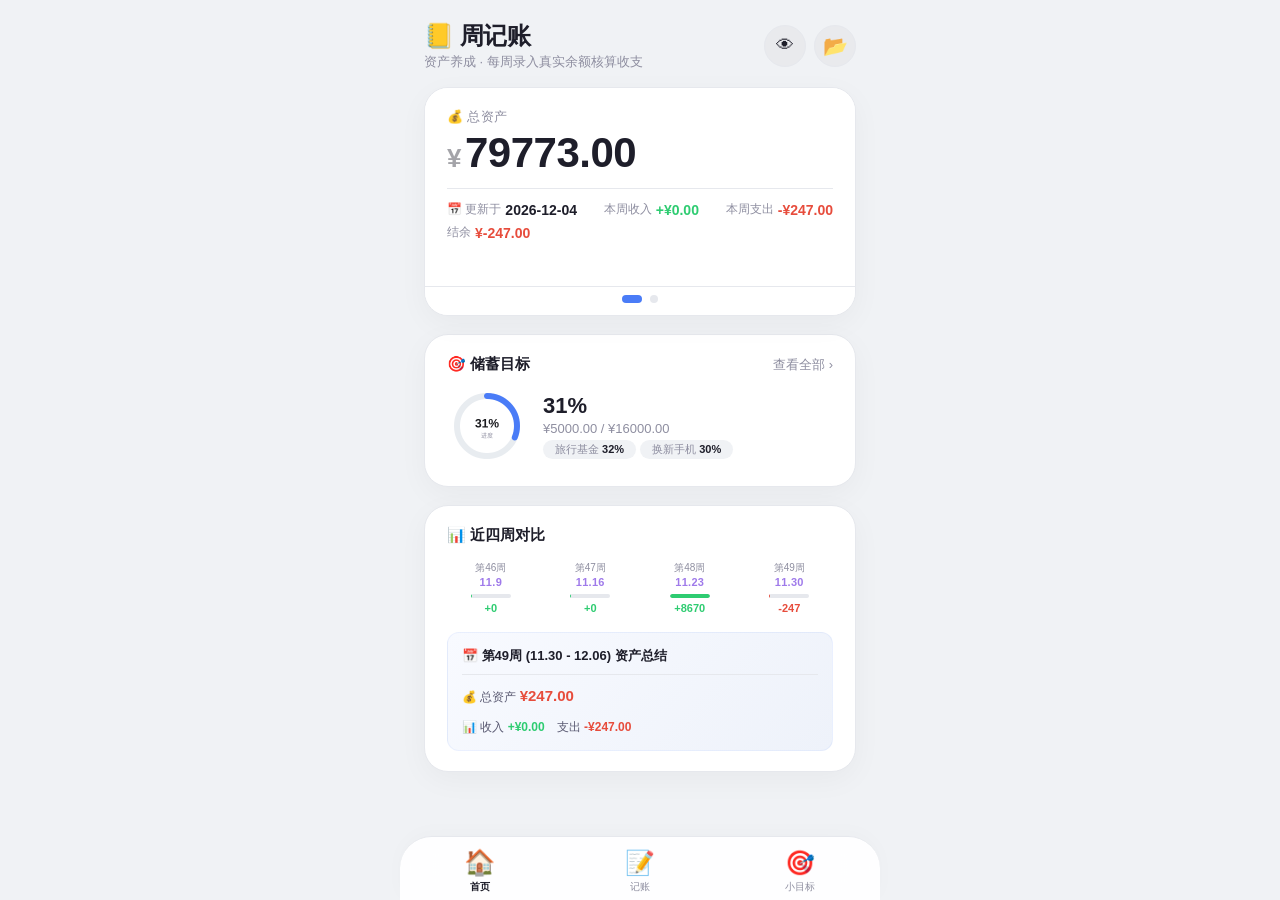
<file: index.html>
<!DOCTYPE html>
<html lang="zh-CN">
<head>
    <meta charset="UTF-8">
    <meta name="viewport" content="width=device-width, initial-scale=1.0, maximum-scale=1.0, user-scalable=no">
    <title>周记账 · 资产养成</title>
    <style>
        /* ===== 全局重置 ===== */
        *{margin:0;padding:0;box-sizing:border-box;}
        :root{
            --bg:#f0f2f5;
            --card-bg:#ffffff;
            --text-primary:#1e1e2a;
            --text-secondary:#5a5a72;
            --text-muted:#8e8ea0;
            --border:#e6e8ed;
            --shadow:0 8px 30px rgba(0,0,0,0.04);
            --shadow-heavy:0 12px 40px rgba(0,0,0,0.06);
            --radius:24px;
            --radius-sm:14px;
            --blue:#4a7cf7;
            --green:#2ecc71;
            --red:#e74c3c;
            --gold:#f39c12;
            --card-blue-bg:#eef2fa;
        }
        body{
            font-family:-apple-system,BlinkMacSystemFont,"Segoe UI",Roboto,"Helvetica Neue",Arial,sans-serif;
            background:var(--bg);
            color:var(--text-primary);
            max-width:480px;
            margin:0 auto;
            padding:0 16px 90px 16px;
            min-height:100vh;
            position:relative;
        }
        ::-webkit-scrollbar{width:4px;}
        ::-webkit-scrollbar-track{background:transparent;}
        ::-webkit-scrollbar-thumb{background:rgba(0,0,0,0.12);border-radius:8px;}
        .app-header{
            padding:20px 0 16px 0;
            display:flex;
            align-items:center;
            justify-content:space-between;
        }
        .app-header h1{
            font-size:24px;
            font-weight:700;
            color:var(--text-primary);
            letter-spacing:-0.5px;
        }
        .app-header .sub{
            font-size:13px;
            color:var(--text-muted);
            font-weight:400;
        }
        .header-actions{
            display:flex;
            gap:8px;
        }
        .header-actions button{
            background:rgba(0,0,0,0.03);
            border:1px solid var(--border);
            border-radius:50%;
            width:42px;
            height:42px;
            font-size:18px;
            cursor:pointer;
            transition:0.2s;
            display:flex;
            align-items:center;
            justify-content:center;
            color:var(--text-primary);
        }
        .header-actions button:active{transform:scale(0.92);background:rgba(0,0,0,0.06);}
        .tab-nav{
            position:fixed;
            bottom:0;
            left:50%;
            transform:translateX(-50%);
            width:100%;
            max-width:480px;
            background:rgba(255,255,255,0.92);
            backdrop-filter:blur(16px);
            -webkit-backdrop-filter:blur(16px);
            border-top:1px solid var(--border);
            border-radius:28px 28px 0 0;
            display:flex;
            justify-content:space-around;
            padding:6px 0 env(safe-area-inset-bottom,8px) 0;
            z-index:100;
            box-shadow:0 -4px 20px rgba(0,0,0,0.02);
        }
        .tab-item{
            display:flex;
            flex-direction:column;
            align-items:center;
            gap:2px;
            padding:6px 12px;
            border:none;
            background:transparent;
            font-size:10px;
            color:var(--text-muted);
            cursor:pointer;
            transition:0.2s;
            border-radius:16px;
            min-width:60px;
            position:relative;
        }
        .tab-item .tab-icon{font-size:24px;line-height:1.2;}
        .tab-item.active{color:var(--text-primary);font-weight:600;}
        .tab-item.active .tab-icon{transform:scale(1.05);}
        .tab-item:active{transform:scale(0.92);}
        .page{display:none;animation:fadeUp 0.35s ease;}
        .page.active{display:block;}
        @keyframes fadeUp{from{opacity:0;transform:translateY(12px);}to{opacity:1;transform:translateY(0);}}

        /* ===== 卡片通用 ===== */
        .card-main, .card-secondary{
            background:var(--card-bg);
            border-radius:var(--radius);
            padding:20px 22px;
            margin-bottom:18px;
            box-shadow:var(--shadow);
            border:1px solid var(--border);
            transition:0.2s;
        }
        .card-main:active, .card-secondary:active{transform:scale(0.99);}
        .card-main .card-label{
            font-size:13px;
            font-weight:500;
            color:var(--text-muted);
            letter-spacing:0.3px;
            text-transform:uppercase;
        }
        .card-main .card-number{
            font-size:42px;
            font-weight:700;
            color:var(--text-primary);
            letter-spacing:-0.5px;
            margin:4px 0 12px 0;
            line-height:1.1;
        }
        .card-main .card-number .currency{font-size:26px;font-weight:600;opacity:0.4;margin-right:4px;}
        .card-main .card-footer{
            display:flex;
            justify-content:space-between;
            align-items:center;
            flex-wrap:wrap;
            gap:6px 12px;
            padding-top:12px;
            border-top:1px solid var(--border);
        }
        .card-main .card-footer .tag{
            font-size:12px;
            color:var(--text-muted);
            display:flex;
            align-items:center;
            gap:4px;
            white-space:nowrap;
        }
        .card-main .card-footer .tag .num{
            font-weight:600;
            color:var(--text-primary);
            font-size:14px;
        }
        .card-main .card-footer .tag .num.green{color:var(--green);}
        .card-main .card-footer .tag .num.red{color:var(--red);}
        .card-main .card-footer .tag .num.gold{color:var(--gold);}
        .card-main .card-footer .tag .num.blue{color:var(--blue);}
        .card-main .sub-note{
            font-size:11px;
            color:var(--text-muted);
            margin-top:10px;
            text-align:center;
            opacity:0.6;
        }
        .card-main.card-blue{
            background:var(--card-blue-bg);
            border-color:rgba(74,124,247,0.12);
        }
        .card-secondary .sec-header{
            display:flex;
            justify-content:space-between;
            align-items:center;
            margin-bottom:12px;
        }
        .card-secondary .sec-header .sec-title{
            font-size:15px;
            font-weight:600;
            color:var(--text-primary);
        }
        .card-secondary .sec-header .sec-action{
            font-size:13px;
            color:var(--text-muted);
        }
        .card-secondary .goal-row{
            display:flex;
            align-items:center;
            gap:16px;
        }
        .card-secondary .goal-row .mini-circle{
            width:80px;
            height:80px;
            flex-shrink:0;
            position:relative;
        }
        .card-secondary .goal-row .goal-info{
            flex:1;
        }
        .card-secondary .goal-row .goal-info .g-pct{
            font-size:22px;
            font-weight:700;
            color:var(--text-primary);
        }
        .card-secondary .goal-row .goal-info .g-detail{
            font-size:13px;
            color:var(--text-muted);
            margin-top:2px;
        }
        .card-secondary .goal-row .goal-info .g-tags{
            display:flex;
            flex-wrap:wrap;
            gap:4px;
            margin-top:4px;
        }
        .card-secondary .goal-row .goal-info .g-tags span{
            background:var(--bg);
            border-radius:20px;
            padding:2px 12px;
            font-size:11px;
            color:var(--text-muted);
        }
        .card-secondary .goal-row .goal-info .g-tags span strong{color:var(--text-primary);font-weight:600;}

        .week-mini{
            display:flex;
            gap:12px;
            justify-content:space-around;
            padding:4px 0;
        }
        .week-mini .w-item{
            text-align:center;
            flex:1;
        }
        .week-mini .w-item .w-label{
            font-size:10px;
            color:var(--text-muted);
            text-transform:uppercase;
        }
        .week-mini .w-item .w-date{
            font-size:11px;
            font-weight:700;
            margin:1px 0 0 0;
            letter-spacing:0.3px;
        }
        .week-mini .w-item .w-bar{
            height:4px;
            background:var(--border);
            border-radius:4px;
            margin:6px auto 4px auto;
            width:100%;
            max-width:40px;
            overflow:hidden;
        }
        .week-mini .w-item .w-bar .w-fill{
            height:100%;
            border-radius:4px;
            transition:width 0.6s ease;
        }
        .week-mini .w-item .w-fill.positive{background:var(--green);}
        .week-mini .w-item .w-fill.negative{background:var(--red);}
        .week-mini .w-item .w-val{
            font-size:11px;
            font-weight:600;
            color:var(--text-primary);
        }
        .week-mini .w-item .w-val.positive{color:var(--green);}
        .week-mini .w-item .w-val.negative{color:var(--red);}

        /* ===== 左右滑动轮播 ===== */
        .carousel-wrapper{
            position:relative;
            margin-bottom:18px;
            border-radius:var(--radius);
            overflow:hidden;
            box-shadow:var(--shadow);
            background:var(--card-bg);
            border:1px solid var(--border);
        }
        .carousel-container{
            display:flex;
            overflow-x:auto;
            scroll-snap-type:x mandatory;
            -webkit-overflow-scrolling:touch;
            scroll-behavior:smooth;
            scrollbar-width:none;
            -ms-overflow-style:none;
            width:100%;
        }
        .carousel-container::-webkit-scrollbar{
            display:none;
        }
        .carousel-item{
            flex:0 0 100%;
            scroll-snap-align:start;
            padding:20px 22px;
            background:var(--card-bg);
            border-radius:0;
            margin:0;
            box-shadow:none;
            border:none;
            transition:0.2s;
            cursor:pointer;
            min-height:180px;
        }
        .carousel-item:active{transform:scale(0.99);}
        .carousel-item .card-label{
            font-size:13px;
            font-weight:500;
            color:var(--text-muted);
            letter-spacing:0.3px;
            text-transform:uppercase;
        }
        .carousel-item .card-number{
            font-size:42px;
            font-weight:700;
            color:var(--text-primary);
            letter-spacing:-0.5px;
            margin:4px 0 12px 0;
            line-height:1.1;
        }
        .carousel-item .card-number .currency{font-size:26px;font-weight:600;opacity:0.4;margin-right:4px;}
        .carousel-item .card-footer{
            display:flex;
            justify-content:space-between;
            align-items:center;
            flex-wrap:wrap;
            gap:6px 12px;
            padding-top:12px;
            border-top:1px solid var(--border);
        }
        .carousel-item .card-footer .tag{
            font-size:12px;
            color:var(--text-muted);
            display:flex;
            align-items:center;
            gap:4px;
            white-space:nowrap;
        }
        .carousel-item .card-footer .tag .num{
            font-weight:600;
            color:var(--text-primary);
            font-size:14px;
        }
        .carousel-item .card-footer .tag .num.green{color:var(--green);}
        .carousel-item .card-footer .tag .num.red{color:var(--red);}
        .carousel-item .card-footer .tag .num.gold{color:var(--gold);}
        .carousel-item .card-footer .tag .num.blue{color:var(--blue);}
        .carousel-item .sub-note{
            font-size:11px;
            color:var(--text-muted);
            margin-top:10px;
            text-align:center;
            opacity:0.6;
        }
        .carousel-item.card-blue{
            background:var(--card-blue-bg);
            border-color:rgba(74,124,247,0.12);
        }
        .carousel-dots{
            display:flex;
            justify-content:center;
            gap:8px;
            padding:8px 0 12px 0;
            background:var(--card-bg);
            border-top:1px solid var(--border);
        }
        .carousel-dots .dot{
            width:8px;
            height:8px;
            border-radius:50%;
            background:var(--border);
            transition:0.3s;
            cursor:pointer;
        }
        .carousel-dots .dot.active{
            background:var(--blue);
            width:20px;
            border-radius:4px;
        }
        .carousel-wrapper.single .carousel-dots{
            display:none;
        }
        .carousel-wrapper.single .carousel-container{
            scroll-snap-type:none;
            overflow-x:hidden;
        }
        .carousel-item.hidden-item{
            display:none;
        }

        /* 表单与记账页 */
        .journal-form .form-group{margin-bottom:12px;}
        .journal-form .form-group label{display:block;font-size:12px;font-weight:500;color:var(--text-secondary);margin-bottom:2px;}
        .journal-form .form-group select,
        .journal-form .form-group input{width:100%;padding:10px 14px;border:1.5px solid var(--border);border-radius:var(--radius-sm);font-size:15px;background:#fff;color:var(--text-primary);transition:0.2s;appearance:none;-webkit-appearance:none;font-family:inherit;}
        .journal-form .form-group select:focus,
        .journal-form .form-group input:focus{outline:none;border-color:var(--blue);box-shadow:0 0 0 3px rgba(74,124,247,0.08);}
        .journal-form .form-group.amount-field label{font-size:14px;font-weight:600;color:var(--text-primary);}
        .journal-form .form-group.amount-field input{font-size:22px;font-weight:700;padding:14px 16px;border-color:var(--blue);background:#fafcff;text-align:center;letter-spacing:0.5px;}
        .journal-form .form-group.amount-field input:focus{border-color:var(--blue);box-shadow:0 0 0 4px rgba(74,124,247,0.12);}
        .journal-form .radio-group{display:flex;flex-wrap:wrap;gap:6px;}
        .journal-form .radio-group label{display:flex;align-items:center;gap:5px;font-weight:400;color:var(--text-primary);cursor:pointer;padding:8px 14px;border-radius:30px;border:1.5px solid var(--border);transition:0.2s;font-size:13px;background:#fff;}
        .journal-form .radio-group input[type="radio"]{display:none;}
        .journal-form .radio-group label:has(input[type="radio"]:checked){border-color:var(--blue);background:rgba(74,124,247,0.06);}
        .journal-form .btn-primary{width:100%;padding:14px;background:var(--blue);color:#fff;border:none;border-radius:var(--radius-sm);font-size:16px;font-weight:600;cursor:pointer;transition:0.2s;box-shadow:0 4px 12px rgba(74,124,247,0.2);}
        .journal-form .btn-primary:active{transform:scale(0.97);}
        .journal-form .btn-primary:disabled{opacity:0.5;pointer-events:none;}

        .txn-list{display:flex;flex-direction:column;gap:6px;}
        .recent-item{display:flex;align-items:center;justify-content:space-between;padding:10px 14px;border-radius:var(--radius-sm);background:var(--bg);font-size:14px;color:var(--text-primary);}
        .recent-item .left{display:flex;align-items:center;gap:6px;flex:1;min-width:0;}
        .recent-item .left .category{background:#fff;padding:2px 8px;border-radius:20px;font-size:11px;color:var(--text-muted);white-space:nowrap;border:1px solid var(--border);flex-shrink:0;}
        .recent-item .left .note{color:var(--text-muted);font-size:12px;white-space:nowrap;overflow:hidden;text-overflow:ellipsis;max-width:70px;flex-shrink:1;}
        .recent-item .amount{font-weight:600;font-size:15px;}
        .recent-item .amount.expense{color:var(--red);}
        .recent-item .amount.income{color:var(--green);}
        .recent-item .amount.transfer{color:var(--gold);}
        .recent-item .amount.asset_gain{color:#22bb99;}
        .recent-item .amount.asset_loss{color:#ee7722;}
        .recent-item .amount.adjustment{color:var(--gold);}
        .recent-item .date{font-size:11px;color:var(--text-muted);margin-right:8px;}
        .recent-item .del-txn{background:none;border:none;color:var(--text-muted);font-size:16px;cursor:pointer;padding:4px 8px;border-radius:6px;transition:0.2s;}
        .recent-item .del-txn:active{background:rgba(0,0,0,0.04);color:var(--text-primary);}

        .filter-select{width:100%;padding:10px 14px;border:1.5px solid var(--border);border-radius:var(--radius-sm);font-size:15px;background:#fff;color:var(--text-primary);appearance:none;-webkit-appearance:none;font-family:inherit;margin-bottom:12px;}
        .filter-select:focus{outline:none;border-color:var(--blue);}

        /* 模态框 */
        .modal-box .form-group{margin-bottom:10px;}
        .modal-box .form-group label{font-size:12px;font-weight:500;color:var(--text-secondary);margin-bottom:2px;}
        .modal-box .form-group select,
        .modal-box .form-group input{padding:10px 14px;font-size:15px;}
        .modal-box .preset-account-wrap{gap:6px;margin-bottom:10px;}
        .modal-box .preset-acc-item{padding:8px;font-size:12px;}
        .modal-box .text-muted.mb-8{margin-bottom:6px;font-size:12px;}
        .modal-box .modal-actions{margin-top:12px;}
        .modal-box .modal-actions button{padding:10px;font-size:14px;}
        .modal-box .form-group.amount-field label{font-weight:600;color:var(--text-primary);}
        .modal-box .form-group.amount-field input{font-size:18px;font-weight:700;border-color:var(--blue);background:#fafcff;text-align:center;}

        .modal-overlay{display:none;position:fixed;inset:0;background:rgba(0,0,0,0.35);z-index:200;align-items:center;justify-content:center;padding:24px;backdrop-filter:blur(4px);-webkit-backdrop-filter:blur(4px);}
        .modal-overlay.show{display:flex;}
        .modal-box{background:#fff;border-radius:28px;padding:20px 18px 18px 18px;max-width:400px;width:100%;box-shadow:0 20px 60px rgba(0,0,0,0.12);animation:slideUp 0.25s ease;max-height:90vh;overflow-y:auto;}
        @keyframes slideUp{from{transform:translateY(30px);opacity:0;}to{transform:translateY(0);opacity:1;}}
        .modal-box h3{font-size:20px;font-weight:700;margin-bottom:14px;display:flex;justify-content:space-between;align-items:center;color:var(--text-primary);}
        .modal-box .modal-actions{display:flex;gap:10px;margin-top:12px;flex-wrap:wrap;}
        .modal-box .modal-actions button{flex:1;padding:10px;border:none;border-radius:14px;font-size:15px;font-weight:500;cursor:pointer;transition:0.2s;min-width:80px;color:var(--text-primary);background:var(--bg);}
        .modal-box .modal-actions .btn-cancel{background:var(--bg);color:var(--text-muted);}
        .modal-box .modal-actions .btn-confirm{background:var(--blue);color:#fff;}
        .modal-box .modal-actions .btn-undo{background:var(--gold);color:#fff;}
        .modal-box .form-group label{display:block;font-size:12px;font-weight:500;color:var(--text-secondary);margin-bottom:2px;}
        .modal-box .form-group select,
        .modal-box .form-group input{width:100%;padding:10px 14px;border:1.5px solid var(--border);border-radius:14px;font-size:15px;background:#fff;color:var(--text-primary);transition:0.2s;appearance:none;-webkit-appearance:none;font-family:inherit;}
        .modal-box .form-group select:focus,
        .modal-box .form-group input:focus{outline:none;border-color:var(--blue);box-shadow:0 0 0 3px rgba(74,124,247,0.06);}
        .modal-box .form-group select option{background:#fff;color:var(--text-primary);}
        .modal-box .radio-group{display:flex;flex-wrap:wrap;gap:6px;}
        .modal-box .radio-group label{display:flex;align-items:center;gap:5px;font-weight:400;color:var(--text-primary);cursor:pointer;padding:8px 14px;border-radius:30px;border:1.5px solid var(--border);transition:0.2s;font-size:13px;background:#fff;}
        .modal-box .radio-group input[type="radio"]{display:none;}
        .modal-box .radio-group label:has(input[type="radio"]:checked){border-color:var(--blue);background:rgba(74,124,247,0.06);}
        .modal-box .btn-primary{width:100%;padding:14px;background:var(--blue);color:#fff;border:none;border-radius:14px;font-size:16px;font-weight:600;cursor:pointer;transition:0.2s;}
        .modal-box .btn-primary:active{transform:scale(0.97);}
        .modal-box .text-muted{color:var(--text-muted);font-size:12px;}
        .modal-box .preset-account-wrap{display:grid;grid-template-columns:1fr 1fr;gap:6px;margin-bottom:10px;}
        .preset-acc-item{padding:8px;border:1.5px solid var(--border);border-radius:14px;text-align:center;cursor:pointer;font-size:12px;color:var(--text-primary);background:#fff;transition:0.2s;}
        .preset-acc-item:active{border-color:var(--blue);background:rgba(74,124,247,0.04);}
        .account-detail-item{display:flex;align-items:center;justify-content:space-between;padding:12px 0;border-bottom:1px solid var(--border);cursor:pointer;color:var(--text-primary);}
        .account-detail-item:last-child{border-bottom:none;}
        .account-detail-item .left-info{display:flex;align-items:center;gap:12px;flex:1;min-width:0;}
        .account-detail-item .left-info .icon{font-size:24px;flex-shrink:0;}
        .account-detail-item .left-info .name-wrap{display:flex;flex-direction:column;min-width:0;}
        .account-detail-item .left-info .name{font-weight:500;font-size:15px;white-space:nowrap;}
        .account-detail-item .left-info .update-time{font-size:11px;color:var(--text-muted);margin-top:1px;display:flex;align-items:center;gap:3px;}
        .account-detail-item .left-info .cat-tag{font-size:11px;background:var(--bg);padding:2px 12px;border-radius:20px;color:var(--text-muted);flex-shrink:0;}
        .account-detail-item .right-info{text-align:right;display:flex;align-items:center;gap:8px;flex-shrink:0;}
        .account-detail-item .right-info .bal{font-weight:600;font-size:16px;color:var(--text-primary);}
        .account-detail-item .right-info .pct{font-size:11px;color:var(--text-muted);}
        .account-detail-total{display:flex;justify-content:space-between;padding:14px 0 4px 0;border-top:1px solid var(--border);margin-top:6px;font-weight:700;font-size:17px;color:var(--text-primary);}
        .account-detail-empty{padding:20px 0;text-align:center;color:var(--text-muted);}
        .finance-group-header{display:flex;justify-content:space-between;align-items:center;padding:14px 14px;border-radius:12px;cursor:pointer;user-select:none;transition:0.2s;margin-bottom:6px;}
        .finance-group-header.collapsed{background:var(--bg);border:1px solid var(--border);}
        .finance-group-header.expanded{background:linear-gradient(135deg,#eef2fa,#e0e8f8);border:1px solid rgba(74,124,247,0.25);}
        .finance-group-header:active{transform:scale(0.99);}
        .finance-group-arrow{font-size:12px;color:var(--text-muted);transition:transform 0.3s;display:inline-block;}
        .finance-group-header.collapsed .finance-group-arrow{transform:rotate(-90deg);}
        .finance-group-header.expanded .finance-group-arrow{transform:rotate(0deg);color:var(--blue);}
        .txn-detail-item{display:flex;justify-content:space-between;padding:10px 0;border-bottom:1px solid var(--border);font-size:14px;color:var(--text-primary);}
        .txn-detail-item .cat{color:var(--text-muted);}
        .txn-detail-item .amt{font-weight:600;}
        .txn-detail-item .amt.income{color:var(--green);}
        .txn-detail-item .amt.expense{color:var(--red);}
        .txn-detail-item .note{color:var(--text-muted);font-size:12px;}
        .balance-input-group{display:flex;align-items:center;gap:12px;margin-bottom:10px;color:var(--text-primary);}
        .balance-input-group .acc-label{width:80px;font-weight:500;flex-shrink:0;}
        .balance-input-group input{flex:1;padding:12px 14px;border:1.5px solid var(--border);border-radius:14px;font-size:15px;background:#fff;color:var(--text-primary);}
        .balance-input-group input:focus{border-color:var(--blue);outline:none;}
        .toast{position:fixed;top:12%;left:50%;transform:translateX(-50%) translateY(-20px);background:rgba(0,0,0,0.78);color:#fff;padding:12px 24px;border-radius:30px;font-size:14px;font-weight:500;box-shadow:0 8px 30px rgba(0,0,0,0.12);z-index:300;opacity:0;transition:opacity 0.3s ease,transform 0.3s ease;pointer-events:none;max-width:80%;backdrop-filter:blur(8px);-webkit-backdrop-filter:blur(8px);}
        .toast.show{opacity:1;transform:translateX(-50%) translateY(0);}
        /* ===== 隐私模式：全局模糊金额 ===== */
        body.privacy-mode #totalAsset,
        body.privacy-mode #financeTotalAmount,
        body.privacy-mode #financeRateTag,
        body.privacy-mode #financeCumulativeTag,
        body.privacy-mode #financeWeekChangeTag,
        body.privacy-mode #weekIncomeTag,
        body.privacy-mode #weekExpenseTag,
        body.privacy-mode #weekBalanceTag,
        body.privacy-mode #goalMiniPct,
        body.privacy-mode #goalMiniDetail,
        body.privacy-mode #goalMiniTags span strong,
        body.privacy-mode .week-mini .w-val,
        body.privacy-mode .account-detail-item .bal,
        body.privacy-mode .account-detail-item .pct,
        body.privacy-mode .account-detail-total span:last-child,
        body.privacy-mode .finance-group-header > div:last-child > span:not(.finance-group-arrow),
        body.privacy-mode .recent-item .amount,
        body.privacy-mode .date-header > div:last-child > span:first-child,
        body.privacy-mode .goal-progress-text,
        body.privacy-mode #goalProgressCurrent,
        body.privacy-mode #goalProgressTarget,
        body.privacy-mode .balance-input-group input{filter:blur(7px);user-select:none;transition:filter 0.25s ease;}
        body.privacy-mode .privacy-revealed{filter:none !important;user-select:auto !important;}
        body.privacy-mode [class*="privacy-"],
        body.privacy-mode span,body.privacy-mode div{cursor:default;}
        body.privacy-mode .privacy-blur-target{cursor:pointer;}
        .hidden{display:none !important;}
        .text-center{text-align:center;}
        .mb-8{margin-bottom:8px;}
        .goal-circle-canvas{width:100%;height:100%;display:block;}
        .card-hidden{display:none !important;}
        .goal-tag{background:var(--bg);border-radius:20px;padding:2px 12px;font-size:11px;color:var(--text-muted);}
        .goal-tag strong{color:var(--text-primary);font-weight:600;}
        .achievement-grid{display:grid;grid-template-columns:repeat(3,1fr);gap:10px;margin-top:4px;}
        .achievement-item{text-align:center;padding:12px 6px;background:rgba(0,0,0,0.02);border-radius:12px;transition:0.2s;border:1px solid transparent;}
        .achievement-item.unlocked{background:rgba(74,124,247,0.06);border-color:rgba(74,124,247,0.12);}
        .achievement-item .ach-icon{font-size:30px;display:block;margin-bottom:4px;}
        .achievement-item .ach-name{font-size:12px;font-weight:500;color:var(--text-muted);}
        .achievement-item.unlocked .ach-name{color:var(--text-primary);}
        .no-account-tip{text-align:center;padding:20px 0;color:var(--text-muted);}
        .no-account-tip button{background:var(--blue);color:#fff;border:none;border-radius:30px;padding:10px 24px;font-size:14px;font-weight:600;cursor:pointer;margin-top:8px;box-shadow:0 4px 12px rgba(74,124,247,0.2);}

        @media (max-width:420px){
            body{padding:0 12px 80px 12px;}
            .carousel-item .card-number{font-size:34px;}
            .carousel-item .card-number .currency{font-size:22px;}
            .card-secondary .goal-row .mini-circle{width:70px;height:70px;}
            .journal-form .form-group.amount-field input{font-size:20px;}
        }
        @media (min-width:600px){
            body{padding:0 24px 90px 24px;}
            .tab-nav{border-radius:32px 32px 0 0;}
        }
    </style>
</head>
<body>
<div id="toast" class="toast"></div>
<header class="app-header">
    <div>
        <h1>📒 周记账</h1>
        <span class="sub">资产养成 · 每周录入真实余额核算收支</span>
    </div>
    <div class="header-actions">
        <button onclick="togglePrivacy()" id="privacyToggleBtn" title="隐私模式" style="font-size:18px;">👁</button>
        <button onclick="openSyncModal()" title="导入/导出账本数据" style="font-size:20px;">📂</button>
    </div>
</header>

<!-- ===== 首页 ===== -->
<div id="page-home" class="page active">
    <div class="carousel-wrapper" id="carouselWrapper">
        <div class="carousel-container" id="carouselContainer">
            <div class="carousel-item" id="totalAssetItem" onclick="openFullManageModal()">
                <div class="card-label">💰 总资产</div>
                <div class="card-number"><span class="currency">¥</span><span id="totalAsset">0.00</span></div>
                <div class="card-footer">
                    <span class="tag">📅 更新于 <span class="num" id="assetUpdateDateTag">--</span></span>
                    <span class="tag">本周收入 <span class="num green" id="weekIncomeTag">+¥0</span></span>
                    <span class="tag">本周支出 <span class="num red" id="weekExpenseTag">-¥0</span></span>
                    <span class="tag">结余 <span class="num" id="weekBalanceTag">¥0</span></span>
                </div>
            </div>
            <div class="carousel-item card-blue" id="financeAssetItem" onclick="showFinanceChartModal()">
                <div class="card-label">📈 理财资产</div>
                <div class="card-number"><span class="currency">¥</span><span id="financeTotalAmount">0.00</span></div>
                <div class="card-footer">
                    <span class="tag">📅 <span class="num" id="financeUpdateDateTag">--</span></span>
                    <span class="tag">本周盈亏 <span class="num" id="financeWeekChangeTag">¥0</span></span>
                    <span class="tag">累计收益 <span class="num" id="financeCumulativeTag">¥0</span></span>
                    <span class="tag">收益率 <span class="num" id="financeRateTag">--</span></span>
                </div>
                <div class="sub-note">基于余额快照与收益交易统计</div>
            </div>
        </div>
        <div class="carousel-dots" id="carouselDots"></div>
    </div>

    <div class="card-secondary" id="goalCard" onclick="switchTab('inspire')">
        <div class="sec-header">
            <span class="sec-title">🎯 储蓄目标</span>
            <span class="sec-action">查看全部 ›</span>
        </div>
        <div class="goal-row">
            <div class="mini-circle">
                <canvas id="goalMiniCanvas" width="160" height="160" class="goal-circle-canvas"></canvas>
            </div>
            <div class="goal-info">
                <div class="g-pct" id="goalMiniPct">0%</div>
                <div class="g-detail" id="goalMiniDetail">¥0 / ¥0</div>
                <div class="g-tags" id="goalMiniTags"></div>
            </div>
        </div>
    </div>

    <div class="card-secondary">
        <div class="sec-header">
            <span class="sec-title">📊 近四周对比</span>
        </div>
        <div class="week-mini" id="weekMiniContainer"></div>
        <div class="week-summary" id="weekSummary" style="margin-top:14px;padding:12px 14px;background:linear-gradient(135deg,#f8faff,#eef2fa);border-radius:12px;font-size:12px;line-height:1.75;color:var(--text-secondary);border:1px solid rgba(74,124,247,0.08);display:none;"></div>
    </div>
</div>

<!-- ===== 记账页 ===== -->
<div id="page-journal" class="page">
    <div class="card-secondary" style="padding:18px 18px;">
        <div class="sec-header" style="margin-bottom:14px; cursor:pointer;" onclick="toggleJournalForm()">
            <span class="sec-title" style="font-size:17px;">✏️ 记一笔 <span style="font-size:12px;color:var(--text-muted);font-weight:400;" id="journalFormToggleText">（点击展开）</span></span>
            <span id="journalFormToggleIcon" style="font-size:14px;color:var(--text-muted);">▼</span>
        </div>
        <div id="journalFormContainer" style="display:none;"></div>
    </div>

    <div class="card-secondary" style="padding:18px 18px;">
        <div class="sec-header" style="display:flex; justify-content:space-between; align-items:center; margin-bottom:12px;">
            <span class="sec-title">📋 交易记录</span>
            <button onclick="undoLastTransaction()" style="background:var(--bg);border:none;border-radius:8px;padding:4px 10px;font-size:12px;cursor:pointer;color:var(--text-muted);transition:0.2s;display:flex;align-items:center;gap:4px;">↩️ 撤销</button>
        </div>
        <select class="filter-select" id="journalTxnFilter">
            <option value="all">全部</option>
            <option value="expense">支出</option>
            <option value="income">收入</option>
            <option value="transfer">转账</option>
            <option value="adjustment">调整</option>
        </select>
        <div class="txn-list" id="journalTxnList"></div>
    </div>
</div>

<!-- ===== 激励页 ===== -->
<div id="page-inspire" class="page">
    <div class="card-secondary" style="padding:18px 18px;">
        <div class="sec-header"><span>🎯 储蓄目标</span><button class="sec-action" onclick="showAddGoalModal()" style="background:none;border:none;color:var(--blue);font-size:14px;cursor:pointer;">+ 添加</button></div>
        <div id="goalList"></div>
    </div>
    <div class="card-secondary" style="padding:18px 18px;">
        <div class="sec-header"><span>🏆 成就徽章</span></div>
        <div class="achievement-grid" id="achievementGrid"></div>
    </div>
</div>

<!-- ===== 导航栏 ===== -->
<nav class="tab-nav">
    <button class="tab-item active" data-tab="home" onclick="switchTab('home')"><span class="tab-icon">🏠</span> 首页</button>
    <button class="tab-item" data-tab="journal" onclick="switchTab('journal')"><span class="tab-icon">📝</span> 记账</button>
    <button class="tab-item" data-tab="inspire" onclick="switchTab('inspire')"><span class="tab-icon">🎯</span> 小目标</button>
</nav>

<!-- ===== 模态框 ===== -->
<!-- 账户管理 -->
<div class="modal-overlay" id="modalFullManage">
    <div class="modal-box">
        <h3 style="display:flex;justify-content:space-between;align-items:center;">
            <span>💳 账户管理</span>
            <div>
                <button onclick="undoLastAdjustmentGlobal()" style="background:var(--bg);border:none;border-radius:8px;padding:4px 10px;font-size:12px;cursor:pointer;color:var(--text-muted);margin-right:8px;transition:0.2s;" title="撤销最近一笔全局调整">↩️ 撤销</button>
                <button class="sec-action" onclick="closeModal('modalFullManage')" style="background:none;border:none;color:var(--text-muted);font-size:18px;cursor:pointer;">✕</button>
            </div>
        </h3>
        <div id="fullAccountList"></div>
        <div style="margin-top:12px;text-align:right;">
            <button class="sec-action" onclick="closeModal('modalFullManage');showAddAccountModal();" style="background:none;border:none;color:var(--blue);font-size:15px;font-weight:600;cursor:pointer;">+ 添加账户</button>
        </div>
        <div class="modal-actions">
            <button class="btn-cancel" onclick="closeModal('modalFullManage')">关闭</button>
        </div>
    </div>
</div>

<!-- 理财盈亏图表 -->
<div class="modal-overlay" id="modalFinanceChart">
    <div class="modal-box">
        <h3><span>📈 理财盈亏走势</span><button class="sec-action" onclick="closeModal('modalFinanceChart')" style="background:none;border:none;color:var(--text-muted);font-size:18px;cursor:pointer;">✕</button></h3>
        <div style="display:flex;gap:8px;margin-bottom:14px;">
            <button id="btnChartWeek" class="btn-confirm" style="flex:1;padding:8px;border-radius:10px;border:none;font-size:13px;font-weight:600;cursor:pointer;" onclick="renderFinanceChart('week')">近4周</button>
            <button id="btnChartMonth" style="flex:1;padding:8px;border-radius:10px;border:none;font-size:13px;font-weight:600;cursor:pointer;background:var(--bg);color:var(--text-muted);" onclick="renderFinanceChart('month')">近6月</button>
        </div>
        <div id="financeChartContainer" style="height:220px;display:flex;align-items:flex-end;justify-content:space-around;padding:10px 0;position:relative;"></div>
        <div style="text-align:center;font-size:11px;color:var(--text-muted);margin-top:4px;">柱状图高度代表盈亏绝对值，绿=盈利，红=亏损</div>
        <div class="modal-actions" style="margin-top:12px;">
            <button class="btn-confirm" onclick="closeModal('modalFinanceChart');showFinanceAccounts();">查看账户明细</button>
            <button class="btn-cancel" onclick="closeModal('modalFinanceChart')">关闭</button>
        </div>
    </div>
</div>

<!-- 理财账户明细 -->
<div class="modal-overlay" id="modalFinanceAccounts">
    <div class="modal-box">
        <h3><span>📈 理财账户</span><button class="sec-action" onclick="closeModal('modalFinanceAccounts')" style="background:none;border:none;color:var(--text-muted);font-size:18px;cursor:pointer;">✕</button></h3>
        <div id="financeAccountList"></div>
        <div class="modal-actions">
            <button class="btn-cancel" onclick="closeModal('modalFinanceAccounts')">关闭</button>
        </div>
    </div>
</div>

<!-- 编辑余额 -->
<div class="modal-overlay" id="modalEditBalance">
    <div class="modal-box">
        <h3>✏️ 编辑余额</h3>
        <div style="margin-bottom:12px;color:var(--text-primary);"><span style="font-weight:500;">账户：</span><span id="editBalanceAccountName"></span></div>
        <div class="form-group"><label>当前余额</label><input type="text" id="editBalanceCurrent" disabled style="background:#f5f5f7;color:var(--text-muted);"></div>
        <div class="form-group amount-field"><label>新余额 (¥)</label><input type="number" id="editBalanceNew" step="0.01" min="0" placeholder="输入新余额"></div>
        <div class="form-group"><label>📅 余额日期</label><input type="date" id="editBalanceDate" required></div>
        <div class="modal-actions">
            <button class="btn-cancel" onclick="closeModal('modalEditBalance')">取消</button>
            <button class="btn-confirm" onclick="confirmEditBalance()">确认</button>
        </div>
    </div>
</div>

<!-- 理财追加/赎回 -->
<div class="modal-overlay" id="modalFinanceTransfer">
    <div class="modal-box">
        <h3>💼 理财资金操作</h3>
        <div style="margin-bottom:14px;padding:12px 14px;background:var(--card-blue-bg);border-radius:12px;border:1px solid rgba(74,124,247,0.12);">
            <div style="font-weight:600;font-size:15px;color:var(--text-primary);" id="finTransferAccountName">--</div>
            <div style="font-size:12px;color:var(--text-muted);margin-top:4px;">
                净投入 <span id="finTransferPrincipal" style="color:var(--text-primary);font-weight:600;">¥0</span>
                ｜ 市值 <span id="finTransferMarket" style="color:var(--text-primary);font-weight:600;">¥0</span>
            </div>
        </div>
        <div class="form-group">
            <label>操作类型</label>
            <div class="radio-group" id="finTransferDirectionRadios">
                <label><input type="radio" name="finTransferDir" value="in" checked><span>📥 追加本金</span></label>
                <label><input type="radio" name="finTransferDir" value="out"><span>📤 赎回本金</span></label>
                <label onclick="closeModal('modalFinanceTransfer');openEditBalanceModal(editingFinanceTransferAccountId);" style="border-style:dashed;"><span>✏️ 手动更新余额</span></label>
            </div>
        </div>
        <div class="form-group">
            <label id="finTransferTargetLabel">从哪个账户转入</label>
            <select id="finTransferTarget"></select>
        </div>
        <div class="form-group amount-field">
            <label>金额 (¥)</label>
            <input type="number" id="finTransferAmount" step="0.01" min="0.01" placeholder="0.00">
        </div>
        <div class="form-group">
            <label>日期</label>
            <input type="date" id="finTransferDate" required>
        </div>
        <div class="form-group">
            <label>备注 (可选)</label>
            <input type="text" id="finTransferNote" placeholder="如：8月定投" maxlength="30">
        </div>
        <div class="modal-actions">
            <button class="btn-cancel" onclick="closeModal('modalFinanceTransfer')">取消</button>
            <button class="btn-confirm" onclick="submitFinanceTransfer()">确认</button>
        </div>
        <div class="text-muted" style="margin-top:8px;text-align:center;font-size:11px;">追加/赎回只搬本金，不影响累计收益与收益率</div>
    </div>
</div>

<!-- 本周明细 -->
<div class="modal-overlay" id="modalWeekDetail">
    <div class="modal-box" style="max-height:80vh; display:flex; flex-direction:column;">
        <h3 style="display:flex; justify-content:space-between; align-items:center; border-bottom:1px solid var(--border); padding-bottom:12px; margin-bottom:0;">
            <span id="weekDetailTitle">本周收入明细</span>
            <button onclick="closeModal('modalWeekDetail')" style="background:none; border:none; color:var(--text-muted); font-size:20px; cursor:pointer; padding:4px 8px;">✕</button>
        </h3>
        <div id="weekDetailListModal" style="overflow-y:auto; flex:1; padding-top:12px;"></div>
    </div>
</div>

<!-- 添加/编辑账户 -->
<div class="modal-overlay" id="modalAccount">
    <div class="modal-box">
        <h3 id="accountModalTitle">➕ 添加账户</h3>
        <div class="text-muted mb-8">快速选择预设账户，也可以自定义填写</div>
        <div class="preset-account-wrap" id="presetAccountWrap"></div>
        <div class="form-group">
            <label>账户名称</label>
            <input type="text" id="accName" placeholder="如：招商银行" value="">
        </div>
        <div class="form-group">
            <label>图标 (emoji)</label>
            <input type="text" id="accIcon" placeholder="🏦" value="" maxlength="2">
        </div>
        <div class="form-group">
            <label>分类 (自定义分支)</label>
            <select id="accCategory"><option value="日常">日常</option><option value="理财">理财</option><option value="投资">投资</option><option value="负债">负债</option><option value="其他">其他</option></select>
            <input type="text" id="accCategoryCustom" placeholder="或自定义分类" style="margin-top:4px;padding:8px 12px;font-size:14px;">
        </div>
        <div class="form-group amount-field" id="initialBalanceGroup">
            <label>初始余额 (¥)</label>
            <input type="number" id="accBalance" step="0.01" min="0" value="0.00">
        </div>
        <div class="form-group" id="initialBalanceDateGroup">
            <label>余额日期</label>
            <input type="date" id="accBalanceDate" required>
        </div>
        <div class="modal-actions">
            <button class="btn-cancel" onclick="closeModal('modalAccount')">取消</button>
            <button class="btn-confirm" onclick="addAccount()">确认</button>
        </div>
    </div>
</div>

<!-- 同步 -->
<div class="modal-overlay" id="modalSync">
    <div class="modal-box">
        <h3>📂 数据同步</h3>
        <div style="display:flex;flex-direction:column;gap:12px;">
            <button class="btn-primary" onclick="exportData()" style="background:var(--green);color:#fff;">📤 导出账本</button>
            <div>
                <label for="importFileInput" style="display:block;text-align:center;padding:12px;border:1px dashed var(--border);border-radius:14px;cursor:pointer;background:var(--bg);color:var(--text-muted);">📥 点击选择文件导入</label>
                <input type="file" id="importFileInput" accept=".json" style="display:none;" onchange="importData(event)">
            </div>
            <button class="btn-cancel" onclick="closeModal('modalSync')">关闭</button>
        </div>
        <div class="text-muted" style="margin-top:12px;font-size:12px;text-align:center;">导入将覆盖当前所有数据，请谨慎操作</div>
    </div>
</div>

<!-- 上传余额 -->
<div class="modal-overlay" id="modalUploadBalance">
    <div class="modal-box">
        <h3>📤 上传本周余额</h3>
        <p style="font-size:14px;color:var(--text-muted);margin-bottom:12px;">录入每个账户当前真实余额，系统自动计算差额生成调整记录。</p>
        <div id="balanceInputs"></div>
        <div class="form-group" style="margin-top:8px;"><label>记录日期</label><input type="date" id="uploadDate" required></div>
        <div class="modal-actions">
            <button class="btn-cancel" onclick="closeModal('modalUploadBalance')">取消</button>
            <button class="btn-confirm" onclick="submitBalanceUpload()">确认上传</button>
        </div>
    </div>
</div>

<!-- 目标 -->
<div class="modal-overlay" id="modalGoal">
    <div class="modal-box">
        <h3>🎯 添加目标</h3>
        <div class="form-group">
            <label>目标类型</label>
            <div class="radio-group">
                <label><input type="radio" name="goalType" value="savings" checked onchange="toggleGoalType()"><span>💰 储蓄目标</span></label>
                <label><input type="radio" name="goalType" value="finance" onchange="toggleGoalType()"><span>📈 理财收益目标</span></label>
            </div>
        </div>
        <div class="form-group"><label>目标名称</label><input type="text" id="goalName" placeholder="如：旅行基金" value="梦想基金"></div>
        <div class="form-group"><label id="goalTargetLabel">目标金额 (¥)</label><input type="number" id="goalTarget" step="0.01" value="5000"></div>
        <div class="form-group" id="goalCurrentGroup"><label>当前已存 (¥)</label><input type="number" id="goalCurrent" step="0.01" value="0"></div>
        <div class="form-group" id="goalAccountsGroup" style="display:none;">
            <label>关联理财账户（可多选）</label>
            <div id="goalAccountChecks" style="display:flex;flex-direction:column;gap:6px;max-height:150px;overflow-y:auto;padding:8px;background:var(--bg);border-radius:10px;"></div>
        </div>
        <div class="form-group" id="goalPeriodGroup" style="display:none;">
            <label>统计周期</label>
            <div class="radio-group">
                <label><input type="radio" name="goalPeriod" value="week" checked><span>📅 周度</span></label>
                <label><input type="radio" name="goalPeriod" value="month"><span>📆 月度</span></label>
            </div>
        </div>
        <div class="modal-actions">
            <button class="btn-cancel" onclick="closeModal('modalGoal')">取消</button>
            <button class="btn-confirm" onclick="addGoal()">确认添加</button>
        </div>
    </div>
</div>

<!-- 目标进度 -->
<div class="modal-overlay" id="modalGoalProgress">
    <div class="modal-box">
        <h3>📈 更新进度</h3>
        <div class="form-group"><label>增加金额 (¥)</label><input type="number" id="goalProgressAmount" step="0.01" min="0.01" placeholder="输入金额" value="100"></div>
        <div class="form-group"><label>资金来源账户</label><select id="goalProgressAccount"><option value="">不关联账户（仅更新目标进度）</option></select></div>
        <div style="font-size:13px;color:var(--text-muted);margin-bottom:12px;">当前进度: <span id="goalProgressCurrent">0</span> / <span id="goalProgressTarget">0</span></div>
        <div class="modal-actions">
            <button class="btn-cancel" onclick="closeModal('modalGoalProgress')">取消</button>
            <button class="btn-confirm" onclick="updateGoalProgress()">确认增加</button>
        </div>
    </div>
</div>

<script>
    // ==================== 预设账户 ====================
    const PRESET_ACCOUNTS = [
        {name:"微信钱包",icon:"📱",category:"日常"},
        {name:"支付宝",icon:"💳",category:"日常"},
        {name:"工资银行卡",icon:"🏦",category:"日常"},
        {name:"理财账户",icon:"📈",category:"理财"},
        {name:"现金",icon:"💵",category:"日常"},
        {name:"信用卡",icon:"💳",category:"负债"},
    ];

    const STORAGE_KEY = 'financeAppData';

    // ==================== 默认示例数据 ====================
    function getDefaultData(){
        const now=new Date();
        const today=now.toISOString().slice(0,10);
        const weekAgo=new Date(now);
        weekAgo.setDate(weekAgo.getDate()-7);
        const weekAgoStr=weekAgo.toISOString().slice(0,10);
        const twoWeeksAgo=new Date(now);
        twoWeeksAgo.setDate(twoWeeksAgo.getDate()-14);
        const twoWeeksAgoStr=twoWeeksAgo.toISOString().slice(0,10);
        return {
            accounts:[
                {id:'acc1',name:'工资银行卡',icon:'🏦',balance:12800,category:'日常'},
                {id:'acc2',name:'支付宝',icon:'💳',balance:6350,category:'日常'},
                {id:'acc3',name:'微信钱包',icon:'📱',balance:2200,category:'日常'},
                {id:'acc4',name:'理财账户',icon:'📈',balance:50000,category:'理财'},
            ],
            transactions:[
                {id:'txn1',accountId:'acc1',type:'expense',category:'餐饮',amount:48,date:today,note:'午餐'},
                {id:'txn2',accountId:'acc2',type:'expense',category:'购物',amount:199,date:today,note:'日用品'},
                {id:'txn3',accountId:'acc1',type:'income',category:'工资',amount:8500,date:weekAgoStr,note:'8月工资'},
                {id:'txn4',accountId:'acc4',type:'asset_gain',category:'理财收益',amount:320,date:weekAgoStr,note:'基金分红'},
                {id:'txn5',accountId:'acc4',type:'asset_loss',category:'理财亏损',amount:150,date:weekAgoStr,note:'股票回调'},
            ],
            snapshots:[
                {accountId:'acc1',date:twoWeeksAgoStr,balance:12000},
                {accountId:'acc2',date:twoWeeksAgoStr,balance:6000},
                {accountId:'acc3',date:twoWeeksAgoStr,balance:2000},
                {accountId:'acc4',date:twoWeeksAgoStr,balance:48000},
                {accountId:'acc1',date:weekAgoStr,balance:12300},
                {accountId:'acc2',date:weekAgoStr,balance:6100},
                {accountId:'acc3',date:weekAgoStr,balance:2100},
                {accountId:'acc4',date:weekAgoStr,balance:51000},
                {accountId:'acc1',date:today,balance:12800},
                {accountId:'acc2',date:today,balance:6350},
                {accountId:'acc3',date:today,balance:2200},
                {accountId:'acc4',date:today,balance:50000},
            ],
            goals:[
                {id:'goal1',name:'旅行基金',target:10000,current:3200},
                {id:'goal2',name:'换新手机',target:6000,current:1800},
            ],
            achievements:[
                {id:'first_txn',name:'首次记账',icon:'📝',unlocked:true},
                {id:'streak_7',name:'连续7天',icon:'🔥',unlocked:false},
                {id:'streak_30',name:'连续30天',icon:'🌟',unlocked:false},
                {id:'txn_10',name:'记账达人',icon:'📊',unlocked:false},
                {id:'goal_done',name:'储蓄先锋',icon:'🏅',unlocked:false},
                {id:'wealthy',name:'万元户',icon:'💰',unlocked:false},
                {id:'snapshot_4',name:'周周坚持',icon:'📆',unlocked:false},
            ]
        };
    }

    let data=null;

    // ==================== 数据迁移 ====================
    // 旧版本转账记录没有 direction 字段，这里根据配对关系推断方向
    function migrateTransferDirections(){
        if(!data || !data.transactions) return;
        const transfers = data.transactions.filter(t => t.type==='transfer' && !t.direction);
        if(transfers.length === 0) return;
        const used = new Set();
        transfers.forEach(t => {
            if(used.has(t.id)) return;
            const pair = transfers.find(o =>
                !used.has(o.id) && o.id !== t.id &&
                o.accountId === t.transferTargetId &&
                o.transferTargetId === t.accountId &&
                Math.abs(o.amount - t.amount) < 0.001 &&
                o.date === t.date
            );
            if(pair){
                t.direction = 'out';
                pair.direction = 'in';
                used.add(t.id); used.add(pair.id);
            }
        });
        transfers.forEach(t => {
            if(!t.direction) t.direction = t.transferTargetId ? 'out' : 'in';
        });
    }

    function loadData(){
        const raw=localStorage.getItem(STORAGE_KEY);
        if(raw){
            try{
                data=JSON.parse(raw);
                if(!data.accounts) data.accounts=[];
                if(!data.transactions) data.transactions=[];
                if(!data.snapshots) data.snapshots=[];
                if(!data.goals) data.goals=[];
                if(!data.achievements) data.achievements=getDefaultData().achievements;
                data.transactions.forEach(t=>{if(!t.id) t.id='txn_'+Date.now()+Math.random().toString(36).slice(2,6);});
                data.accounts.forEach(a=>{if(!a.id) a.id='acc_'+Date.now()+Math.random().toString(36).slice(2,6); if(!a.category) a.category='日常';});
                data.goals.forEach(g=>{if(!g.id) g.id='goal_'+Date.now()+Math.random().toString(36).slice(2,6);});
                migrateTransferDirections();
                saveData();
                return;
            }catch(e){}
        }
        data=getDefaultData();
        saveData();
    }
    function saveData(){
        localStorage.setItem(STORAGE_KEY,JSON.stringify(data));
    }

    // ==================== 工具函数 ====================
    function genId(){return Date.now().toString(36)+Math.random().toString(36).slice(2,8);}
    function formatMoney(v){return '¥'+v.toFixed(2);}
    function formatPercent(v){return (v*100).toFixed(2)+'%';}
    function parseDate(d){const p=d.split('-');return new Date(parseInt(p[0]),parseInt(p[1])-1,parseInt(p[2]));}
    function getTodayStr(){
        const d=new Date();
        const y=d.getFullYear();
        const m=String(d.getMonth()+1).padStart(2,'0');
        const day=String(d.getDate()).padStart(2,'0');
        return y+'-'+m+'-'+day;
    }
    function getWeekStart(dateStr){
        const d=parseDate(dateStr);
        const day=d.getDay()||7;
        const diff=(day-1)*86400000;
        const m=new Date(d.getTime()-diff);
        m.setHours(0,0,0,0);
        const y=m.getFullYear();
        const mo=String(m.getMonth()+1).padStart(2,'0');
        const da=String(m.getDate()).padStart(2,'0');
        return y+'-'+mo+'-'+da;
    }

    // ==================== 账户余额计算（含方向） ====================
    function getAccountBalance(accId){
        const acc=data.accounts.find(a=>a.id===accId);
        if(!acc) return 0;
        const txnTotal=data.transactions.filter(t=>t.accountId===accId).reduce((sum,t)=>{
            if(t.type==='income'||t.type==='asset_gain') return sum+t.amount;
            if(t.type==='expense'||t.type==='asset_loss') return sum-t.amount;
            if(t.type==='transfer'){
                if(t.direction==='out') return sum-t.amount;
                if(t.direction==='in') return sum+t.amount;
                return t.transferTargetId ? sum-t.amount : sum+t.amount;
            }
            return sum;
        },0);
        return acc.balance+txnTotal;
    }

    function formatDateToMD(dateStr){
        if(!dateStr) return '--';
        const parts = dateStr.split('-');
        if(parts.length !== 3) return '--';
        const month = parseInt(parts[1]);
        const day = parseInt(parts[2]);
        return month + '月' + day + '日';
    }

    function getAccountLatestSnapshotDate(accId){
        const snaps = data.snapshots.filter(s => s.accountId === accId);
        if(snaps.length === 0) return null;
        const sorted = [...snaps].sort((a,b) => b.date.localeCompare(a.date));
        return sorted[0].date;
    }

    function isFinanceAccount(acc){
        if(!acc || !acc.category) return false;
        const cat=acc.category.trim();
        return cat==='理财'||cat.includes('理财');
    }

    function getFinanceTotal(){
        let total=0;
        data.accounts.forEach(acc=>{if(isFinanceAccount(acc)) total+=getAccountBalance(acc.id);});
        return total;
    }

    // 单个理财账户的净本金投入 = 初始余额 + 转入 - 转出 + income - expense
    function getFinancePrincipal(accId){
        const acc = data.accounts.find(a=>a.id===accId);
        if(!acc) return 0;
        let principal = acc.balance;
        data.transactions.filter(t=>t.accountId===accId).forEach(t=>{
            if(t.type==='transfer'){
                if(t.direction==='in') principal += t.amount;
                else if(t.direction==='out') principal -= t.amount;
                else principal += t.transferTargetId ? -t.amount : t.amount;
            } else if(t.type==='income'){
                principal += t.amount;
            } else if(t.type==='expense'){
                principal -= t.amount;
            }
        });
        return principal;
    }

    function getFinanceTotalPrincipal(){
        let total = 0;
        data.accounts.forEach(acc=>{ if(isFinanceAccount(acc)) total += getFinancePrincipal(acc.id); });
        return total;
    }

    // 累计收益 = 市值 - 净本金
    function getFinanceCumulativeReturn(){
        return getFinanceTotal() - getFinanceTotalPrincipal();
    }

    function getLastUpdateDate(){
        let last=null;
        data.snapshots.forEach(s=>{if(!last||s.date>last) last=s.date;});
        if(!last){data.transactions.forEach(t=>{if(!last||t.date>last) last=t.date;});}
        return last||null;
    }
    function getFinanceLastUpdateDate(){
        let last=null;
        data.snapshots.forEach(s=>{
            const acc=data.accounts.find(a=>a.id===s.accountId);
            if(acc&&isFinanceAccount(acc)){if(!last||s.date>last) last=s.date;}
        });
        if(!last){data.transactions.forEach(t=>{
            const acc=data.accounts.find(a=>a.id===t.accountId);
            if(acc&&isFinanceAccount(acc)){if(!last||t.date>last) last=t.date;}
        });}
        return last||null;
    }

    // ==================== 隐私模式 ====================
    const PRIVACY_KEY = 'financeAppPrivacy';
    function enablePrivacy(){
        // 每次开启都清掉上轮遗留的揭示状态，保证全部重新打码
        document.querySelectorAll('.privacy-revealed').forEach(function(el){
            el.classList.remove('privacy-revealed');
        });
        document.body.classList.add('privacy-mode');
        localStorage.setItem(PRIVACY_KEY, '1');
        const btn = document.getElementById('privacyToggleBtn');
        if(btn) btn.textContent = '🙈';
    }
    function disablePrivacy(){
        if(!document.body.classList.contains('privacy-mode')) return;
        document.body.classList.remove('privacy-mode');
        localStorage.setItem(PRIVACY_KEY, '0');
        const btn = document.getElementById('privacyToggleBtn');
        if(btn) btn.textContent = '👁';
    }
    function togglePrivacy(){
        if(document.body.classList.contains('privacy-mode')){
            disablePrivacy();
            showToast('👁 隐私模式已关闭');
        } else {
            enablePrivacy();
            showToast('🔒 隐私模式已开启 · 点击任意处取消');
        }
    }
    function applyPrivacyOnLoad(){
        if(localStorage.getItem(PRIVACY_KEY) === '1'){
            document.body.classList.add('privacy-mode');
            const btn = document.getElementById('privacyToggleBtn');
            if(btn) btn.textContent = '🙈';
        }
    }

    // 隐私模式下：点击被模糊的金额 → 揭示它；再点一次 → 重新隐藏
    function findPrivacyTarget(el){
        let node = el;
        let revealed = null;
        let blurred = null;
        while(node && node !== document.body && node.nodeType === 1){
            // 优先记录已揭示的祖先（即使它的 filter 已被覆盖为 none）
            if(!revealed && node.classList && node.classList.contains('privacy-revealed')){
                revealed = node;
            }
            if(!blurred){
                const cs = getComputedStyle(node);
                if(cs.filter && cs.filter !== 'none' && cs.filter.indexOf('blur') !== -1){
                    blurred = node;
                }
            }
            if(revealed || blurred) break;
            node = node.parentElement;
        }
        return revealed || blurred;
    }
    document.addEventListener('click', function(e){
        if(!document.body.classList.contains('privacy-mode')) return;
        // 点隐私切换按钮本身不拦
        if(e.target.closest && e.target.closest('#privacyToggleBtn')) return;
        const target = findPrivacyTarget(e.target);
        if(target){
            e.stopPropagation();
            e.preventDefault();
            target.classList.toggle('privacy-revealed');
        }
        // 点击非金额区域：正常放行，不干扰其他操作
    }, true);

    // ==================== Toast ====================
    let toastTimer=null;
    function showToast(msg){
        const el=document.getElementById('toast');
        el.textContent=msg;
        el.classList.add('show');
        clearTimeout(toastTimer);
        toastTimer=setTimeout(()=>{el.classList.remove('show');},2000);
    }

    function openModal(id){document.getElementById(id).classList.add('show');}
    function closeModal(id){document.getElementById(id).classList.remove('show');}
    document.querySelectorAll('.modal-overlay').forEach(el=>{
        el.addEventListener('click',function(e){if(e.target===this) this.classList.remove('show');});
    });

    let currentTab='home';
    function switchTab(tab){
        // 离开记账页时清空所有日期展开状态，下次进入恢复默认折叠
        if(currentTab==='journal' && tab!=='journal'){
            expandedJournalDates.clear();
        }
        currentTab=tab;
        document.querySelectorAll('.page').forEach(p=>p.classList.remove('active'));
        document.getElementById('page-'+tab).classList.add('active');
        document.querySelectorAll('.tab-item').forEach(t=>t.classList.remove('active'));
        document.querySelector(`.tab-item[data-tab="${tab}"]`).classList.add('active');
        renderAll();
        if(tab==='journal') renderJournalPage();
    }

    // ==================== 账户点击路由 ====================
    // 日常账户 → 编辑余额；理财账户 → 追加/赎回
    function openAccountClick(accId){
        const acc = data.accounts.find(a=>a.id===accId);
        if(!acc) return;
        if(isFinanceAccount(acc)){
            openFinanceTransferModal(accId);
        } else {
            openEditBalanceModal(accId);
        }
    }

    // ==================== 理财追加/赎回 ====================
    let editingFinanceTransferAccountId = null;

    function openFinanceTransferModal(accId){
        const acc = data.accounts.find(a=>a.id===accId);
        if(!acc) return;
        if(data.accounts.length < 2){
            showToast('至少需要两个账户才能追加/赎回');
            return;
        }
        editingFinanceTransferAccountId = accId;
        document.getElementById('finTransferAccountName').textContent = acc.icon + ' ' + acc.name;
        document.getElementById('finTransferPrincipal').textContent = formatMoney(getFinancePrincipal(accId));
        document.getElementById('finTransferMarket').textContent = formatMoney(getAccountBalance(accId));

        const radios = document.querySelectorAll('input[name="finTransferDir"]');
        radios.forEach(r => {
            r.checked = (r.value === 'in');
            r.onchange = updateFinTransferTargets;
        });

        updateFinTransferTargets();
        document.getElementById('finTransferAmount').value = '';
        document.getElementById('finTransferNote').value = '';
        document.getElementById('finTransferDate').value = getTodayStr();
        openModal('modalFinanceTransfer');
    }

    function updateFinTransferTargets(){
        const dir = document.querySelector('input[name="finTransferDir"]:checked')?.value || 'in';
        const targetSel = document.getElementById('finTransferTarget');
        const label = document.getElementById('finTransferTargetLabel');
        const accId = editingFinanceTransferAccountId;
        const others = data.accounts.filter(a => a.id !== accId);
        targetSel.innerHTML = others.map(a=>{
            const bal = getAccountBalance(a.id);
            return `<option value="${a.id}">${a.icon||'🏦'} ${a.name} (${formatMoney(bal)})</option>`;
        }).join('');
        label.textContent = dir === 'in' ? '从哪个账户转入' : '赎回资金转入哪个账户';
    }

    function submitFinanceTransfer(){
        const accId = editingFinanceTransferAccountId;
        const acc = data.accounts.find(a=>a.id===accId);
        if(!acc){ showToast('账户不存在'); return; }
        const dir = document.querySelector('input[name="finTransferDir"]:checked')?.value;
        if(!dir){ showToast('请选择操作类型'); return; }
        const targetId = document.getElementById('finTransferTarget').value;
        if(!targetId){ showToast('请选择对方账户'); return; }
        if(targetId === accId){ showToast('对方账户不能相同'); return; }
        const amt = parseFloat(document.getElementById('finTransferAmount').value);
        if(isNaN(amt) || amt <= 0){ showToast('请输入有效金额'); return; }
        const dt = document.getElementById('finTransferDate').value;
        if(!dt){ showToast('请选择日期'); return; }
        const note = document.getElementById('finTransferNote').value.trim();

        if(dir === 'in'){
            // 追加：日常/其他 → 理财（理财账户方向 in，对方 out）
            data.transactions.push({id:genId(), accountId:accId, type:'transfer', transferTargetId:targetId, direction:'in', category:'账户互转', amount:amt, date:dt, note:note||'追加本金'});
            data.transactions.push({id:genId(), accountId:targetId, type:'transfer', transferTargetId:accId, direction:'out', category:'账户互转', amount:amt, date:dt, note:note||'追加本金'});
        } else {
            // 赎回：理财 → 日常/其他（理财账户方向 out，对方 in）
            data.transactions.push({id:genId(), accountId:accId, type:'transfer', transferTargetId:targetId, direction:'out', category:'账户互转', amount:amt, date:dt, note:note||'赎回本金'});
            data.transactions.push({id:genId(), accountId:targetId, type:'transfer', transferTargetId:accId, direction:'in', category:'账户互转', amount:amt, date:dt, note:note||'赎回本金'});
        }
        saveData();
        closeModal('modalFinanceTransfer');
        renderAll();
        if(document.getElementById('modalFullManage').classList.contains('show')) renderFullAccountList();
        if(document.getElementById('modalFinanceAccounts').classList.contains('show')) showFinanceAccounts();
        showToast(dir === 'in' ? '✅ 已追加本金' : '✅ 已赎回本金');
        checkAchievements();
    }

    // ==================== 账户管理 ====================
    let editingAccountId=null;
    let editingAccountInfoId=null;
    let longPressTimer=null;
    let expandedJournalDates = new Set();
    let isFinanceGroupCollapsed = true;

    function openFullManageModal(){
        // 每次打开账户管理，理财分组恢复为折叠状态
        isFinanceGroupCollapsed = true;
        renderFullAccountList();
        openModal('modalFullManage');
    }

    function renderFullAccountList(){
        const container=document.getElementById('fullAccountList');
        const total=data.accounts.reduce((sum,acc)=>sum+getAccountBalance(acc.id),0);
        if(data.accounts.length===0){
            container.innerHTML='<div class="account-detail-empty">📭 暂无账户，点击下方「添加账户」</div>';
            return;
        }
        let html='';
        const dailyAccounts = data.accounts.filter(acc => !isFinanceAccount(acc));
        const financeAccounts = data.accounts.filter(acc => isFinanceAccount(acc));

        dailyAccounts.forEach(acc => {
            html += renderSingleAccountItem(acc, total);
        });

        if (financeAccounts.length > 0) {
            const financeTotal = financeAccounts.reduce((sum, acc) => sum + getAccountBalance(acc.id), 0);
            const financePct = total > 0 ? (financeTotal / total * 100) : 0;
            html += `<div class="finance-group-header ${isFinanceGroupCollapsed ? 'collapsed' : 'expanded'}" onclick="toggleFinanceGroup()">
                <div style="display:flex; align-items:center; gap:8px;">
                    <span style="font-size:18px;">📈</span>
                    <span style="font-weight:600; font-size:15px;">理财账户 (${financeAccounts.length})</span>
                </div>
                <div style="display:flex; align-items:center; gap:8px;">
                    <span style="font-weight:600; font-size:16px;">${formatMoney(financeTotal)}</span>
                    <span style="font-size:11px; color:var(--text-muted);">${financePct.toFixed(1)}%</span>
                    <span class="finance-group-arrow">▼</span>
                </div>
            </div>`;
            if (!isFinanceGroupCollapsed) {
                financeAccounts.forEach(acc => {
                    html += renderSingleAccountItem(acc, total);
                });
            }
        }
        html+=`<div class="account-detail-total"><span>📊 合计</span><span>${formatMoney(total)}</span></div>`;
        container.innerHTML=html;
    }

    // ==================== 理财盈亏图表（带0轴） ====================
    function showFinanceChartModal() {
        openModal('modalFinanceChart');
        renderFinanceChart('week');
    }

    function renderFinanceChart(period) {
        const container = document.getElementById('financeChartContainer');
        const btnW = document.getElementById('btnChartWeek');
        const btnM = document.getElementById('btnChartMonth');
        if (!container) return;

        if (period === 'week') {
            btnW.style.background = 'var(--blue)'; btnW.style.color = '#fff';
            btnM.style.background = 'var(--bg)'; btnM.style.color = 'var(--text-muted)';
        } else {
            btnM.style.background = 'var(--blue)'; btnM.style.color = '#fff';
            btnW.style.background = 'var(--bg)'; btnW.style.color = 'var(--text-muted)';
        }

        const now = new Date();
        const periods = [];

        if (period === 'week') {
            for (let i = 3; i >= 0; i--) {
                const d = new Date(now);
                d.setDate(d.getDate() - i * 7);
                const fmtDate = (dt) => {
                    const y = dt.getFullYear();
                    const m = String(dt.getMonth()+1).padStart(2,'0');
                    const day = String(dt.getDate()).padStart(2,'0');
                    return y+'-'+m+'-'+day;
                };
                const start = getWeekStart(fmtDate(d));
                const endD = new Date(parseDate(start));
                endD.setDate(endD.getDate() + 6);
                const end = fmtDate(endD);
                const label = '第' + getWeekNumber(parseDate(start)).week + '周';
                periods.push({ start, end, label });
            }
        } else {
            for (let i = 5; i >= 0; i--) {
                const d = new Date(now.getFullYear(), now.getMonth() - i, 1);
                const y = d.getFullYear();
                const m = d.getMonth() + 1;
                const start = y + '-' + (m < 10 ? '0' : '') + m + '-01';
                const lastDay = new Date(y, m, 0).getDate();
                const end = y + '-' + (m < 10 ? '0' : '') + m + '-' + (lastDay < 10 ? '0' : '') + lastDay;
                periods.push({ start, end, label: m + '月' });
            }
        }

        let maxAbs = 0;
        const values = periods.map(p => {
            let profit = 0;
            data.transactions.forEach(t => {
                if (t.date >= p.start && t.date <= p.end) {
                    const acc = data.accounts.find(a => a.id === t.accountId);
                    if (acc && isFinanceAccount(acc)) {
                        if (t.type === 'asset_gain') profit += t.amount;
                        else if (t.type === 'asset_loss') profit -= t.amount;
                    }
                }
            });
            if (Math.abs(profit) > maxAbs) maxAbs = Math.abs(profit);
            return { profit, label: p.label };
        });

        if (maxAbs === 0) maxAbs = 1;

        let html = '<div style="position:absolute; left:10px; right:10px; top:50%; height:1px; background:var(--border); z-index:1;"></div>';
        
        values.forEach(v => {
            const ratio = Math.abs(v.profit) / maxAbs;
            const hPct = ratio * 45; 
            const isPos = v.profit > 0.001;
            const isNeg = v.profit < -0.001;
            const color = isPos ? 'var(--green)' : (isNeg ? 'var(--red)' : 'var(--text-muted)');
            const valTxt = v.profit === 0 ? '0' : (isPos ? '+' : '') + v.profit.toFixed(0);

            if (isPos) {
                html += `<div style="flex:1; display:flex; flex-direction:column; align-items:center; position:relative; height:100%;">
                    <div style="position:absolute; bottom:50%; width:60%; max-width:28px; height:${hPct}%; background:${color}; border-radius:4px 4px 0 0; transition:height 0.4s ease;"></div>
                    <div style="position:absolute; bottom:calc(50% + ${hPct}% + 4px); font-size:10px; font-weight:700; color:${color};">${valTxt}</div>
                    <div style="position:absolute; bottom:4px; font-size:10px; color:var(--text-muted);">${v.label}</div>
                </div>`;
            } else if (isNeg) {
                html += `<div style="flex:1; display:flex; flex-direction:column; align-items:center; position:relative; height:100%;">
                    <div style="position:absolute; top:50%; width:60%; max-width:28px; height:${hPct}%; background:${color}; border-radius:0 0 4px 4px; transition:height 0.4s ease;"></div>
                    <div style="position:absolute; top:calc(50% + ${hPct}% + 4px); font-size:10px; font-weight:700; color:${color};">${valTxt}</div>
                    <div style="position:absolute; bottom:4px; font-size:10px; color:var(--text-muted);">${v.label}</div>
                </div>`;
            } else {
                html += `<div style="flex:1; display:flex; flex-direction:column; align-items:center; position:relative; height:100%;">
                    <div style="position:absolute; top:50%; font-size:11px; font-weight:700; color:${color}; transform:translateY(-50%);">0</div>
                    <div style="position:absolute; bottom:4px; font-size:10px; color:var(--text-muted);">${v.label}</div>
                </div>`;
            }
        });
        container.innerHTML = html;
        container.style.display = 'flex';
        container.style.alignItems = 'stretch';
    }

    // ==================== 理财账户明细 ====================
    function showFinanceAccounts(){
        const container=document.getElementById('financeAccountList');
        const financeAccounts = data.accounts.filter(acc => isFinanceAccount(acc));
        const total = financeAccounts.reduce((sum, acc) => sum + getAccountBalance(acc.id), 0);
        if(financeAccounts.length === 0){
            container.innerHTML='<div class="account-detail-empty">暂无理财账户，请添加分类为「理财」的账户</div>';
        }else{
            let html='';
            financeAccounts.forEach(acc=>{
                const bal=getAccountBalance(acc.id);
                const principal=getFinancePrincipal(acc.id);
                const pnl=bal-principal;
                const pnlRate=principal>0.001?pnl/principal:0;
                const latestDate = getAccountLatestSnapshotDate(acc.id);
                const dateStr = latestDate ? formatDateToMD(latestDate) : '--';
                const pnlColor = pnl>=0 ? 'var(--green)' : 'var(--red)';
                const pnlSign = pnl>=0 ? '+' : '';
                html+=`
                    <div class="account-detail-item" onclick="openAccountClick('${acc.id}')">
                        <div class="left-info">
                            <span class="icon">${acc.icon||'🏦'}</span>
                            <div class="name-wrap">
                                <span class="name">${acc.name}</span>
                                <span class="update-time">📅 ${dateStr} · 点击追加/赎回</span>
                            </div>
                            <span class="cat-tag">${acc.category||'理财'}</span>
                        </div>
                        <div class="right-info">
                            <div style="text-align:right;">
                                <div class="bal">${formatMoney(bal)}</div>
                                <div class="pct" style="color:${pnlColor};">${pnlSign}${formatMoney(Math.abs(pnl))} (${(pnlRate*100).toFixed(2)}%)</div>
                            </div>
                            <button onclick="event.stopPropagation(); showEditAccountModal('${acc.id}')" style="margin-left:8px;background:var(--bg);border:none;border-radius:6px;padding:4px 8px;font-size:12px;cursor:pointer;color:var(--text-muted);transition:0.2s;">✏️</button>
                        </div>
                    </div>
                `;
            });
            html+=`<div class="account-detail-total"><span>📊 合计</span><span>${formatMoney(total)}</span></div>`;
            container.innerHTML=html;
        }
        openModal('modalFinanceAccounts');
    }

    // 长按删除
    function startLongPress(e,accId){
        longPressTimer=setTimeout(()=>{
            if(confirm('确定要删除账户吗？相关交易和快照将一并删除。')){
                deleteAccount(accId);
                if(document.getElementById('modalFullManage').classList.contains('show')){
                    renderFullAccountList();
                }
                if(document.getElementById('modalFinanceAccounts').classList.contains('show')){
                    showFinanceAccounts();
                }
            }
            longPressTimer=null;
        }, 800);
    }
    function cancelLongPress(e){
        if(longPressTimer){clearTimeout(longPressTimer); longPressTimer=null;}
    }
    function toggleFinanceGroup() {
        isFinanceGroupCollapsed = !isFinanceGroupCollapsed;
        renderFullAccountList();
    }

    function renderSingleAccountItem(acc, total) {
        const bal=getAccountBalance(acc.id);
        const pct=total>0?(bal/total*100):0;
        const latestDate = getAccountLatestSnapshotDate(acc.id);
        const dateStr = latestDate ? formatDateToMD(latestDate) : '--';
        return `
            <div class="account-detail-item" 
                 data-accid="${acc.id}"
                 ontouchstart="startLongPress(event,'${acc.id}')" 
                 ontouchend="cancelLongPress(event)"
                 ontouchmove="cancelLongPress(event)"
                 onmousedown="startLongPress(event,'${acc.id}')" 
                 onmouseup="cancelLongPress(event)"
                 onmouseleave="cancelLongPress(event)"
                 onclick="openAccountClick('${acc.id}')">
                <div class="left-info">
                    <span class="icon">${acc.icon||'🏦'}</span>
                    <div class="name-wrap">
                        <span class="name">${acc.name}</span>
                        <span class="update-time">📅 ${dateStr}</span>
                    </div>
                    <span class="cat-tag">${acc.category||'日常'}</span>
                </div>
                <div class="right-info">
                    <div class="bal">${formatMoney(bal)}</div>
                    <div class="pct">${pct.toFixed(1)}%</div>
                    <button onclick="event.stopPropagation(); showEditAccountModal('${acc.id}')" style="margin-left:8px;background:var(--bg);border:none;border-radius:6px;padding:4px 8px;font-size:12px;cursor:pointer;color:var(--text-muted);transition:0.2s;">✏️</button>
                </div>
            </div>
        `;
    }

    function deleteAccount(accId){
        data.transactions = data.transactions.filter(t => t.accountId !== accId && t.transferTargetId !== accId);
        data.snapshots = data.snapshots.filter(s => s.accountId !== accId);
        data.accounts = data.accounts.filter(a => a.id !== accId);
        saveData();
        renderAll();
        checkAchievements();
        showToast('账户已删除');
    }

    // ===== 编辑余额 =====
    function openEditBalanceModal(accId){
        const acc=data.accounts.find(a=>a.id===accId);
        if(!acc) return;
        editingAccountId=accId;
        const current=getAccountBalance(accId);
        document.getElementById('editBalanceAccountName').textContent=acc.name;
        document.getElementById('editBalanceCurrent').value=formatMoney(current);
        document.getElementById('editBalanceNew').value=current.toFixed(2);
        const latestDate = getAccountLatestSnapshotDate(accId);
        document.getElementById('editBalanceDate').value = latestDate || getTodayStr();
        openModal('modalEditBalance');
    }

    function confirmEditBalance(){
        const accId=editingAccountId;
        const acc=data.accounts.find(a=>a.id===accId);
        if(!acc){ showToast('账户不存在'); return; }
        const newVal=parseFloat(document.getElementById('editBalanceNew').value);
        if(isNaN(newVal)||newVal<0){ showToast('请输入有效金额'); return; }
        const current=getAccountBalance(accId);
        const diff=newVal-current;
        const selectedDate = document.getElementById('editBalanceDate').value;
        if(!selectedDate){ showToast('请选择日期'); return; }

        const latestDate = getAccountLatestSnapshotDate(accId);
        const dateChanged = (latestDate !== selectedDate);
        const balanceUnchanged = Math.abs(diff) < 0.001;

        if (balanceUnchanged && !dateChanged) {
            showToast('余额和日期均无变化');
            closeModal('modalEditBalance');
            return;
        }

        if (balanceUnchanged && dateChanged) {
            data.snapshots.push({accountId:accId, date:selectedDate, balance:current});
            saveData();
            closeModal('modalEditBalance');
            if(document.getElementById('modalFullManage').classList.contains('show')) renderFullAccountList();
            if(document.getElementById('modalFinanceAccounts').classList.contains('show')) showFinanceAccounts();
            renderAll();
            showToast(`已更新 ${acc.name} 的余额日期为 ${formatDateToMD(selectedDate)}`);
            return;
        }

        const isFinance=isFinanceAccount(acc);
        let txnType=diff>0?'income':'expense';
        if(isFinance) txnType=diff>0?'asset_gain':'asset_loss';
        const txn={
            id:genId(),
            accountId:accId,
            type:txnType,
            category:isFinance?'理财余额调整':'余额调整',
            amount:Math.abs(diff),
            date:selectedDate,
            note:isFinance?'手动更新理财余额':'手动更新余额'
        };
        data.transactions.push(txn);
        data.snapshots.push({accountId:accId, date:selectedDate, balance:newVal});
        saveData();
        closeModal('modalEditBalance');
        if(document.getElementById('modalFullManage').classList.contains('show')) renderFullAccountList();
        if(document.getElementById('modalFinanceAccounts').classList.contains('show')) showFinanceAccounts();
        renderAll();
        showToast(`已更新 ${acc.name} 余额为 ${formatMoney(newVal)} (${formatDateToMD(selectedDate)})`);
    }

    function undoLastAdjustment(){
        const accId=editingAccountId;
        if(!accId){ showToast('请先选择账户'); return; }
        const adjustments=data.transactions
            .filter(t=>t.accountId===accId&&(t.category==='余额调整'||t.category==='理财余额调整'))
            .sort((a,b)=>b.date.localeCompare(a.date)||b.id.localeCompare(a.id));
        if(adjustments.length===0){ showToast('没有可撤销的调整记录'); return; }
        const last=adjustments[0];
        if(!confirm(`撤销 ${last.date} 的调整 (${last.type==='income'||last.type==='asset_gain'?'+':'-'}${last.amount.toFixed(2)})？`)) return;
        data.transactions=data.transactions.filter(t=>t.id!==last.id);
        const snapIdx=data.snapshots.findIndex(s=>s.accountId===accId&&s.date===last.date&&Math.abs(s.balance-getAccountBalance(accId))<0.01);
        if(snapIdx!==-1) data.snapshots.splice(snapIdx,1);
        saveData();
        const current=getAccountBalance(accId);
        document.getElementById('editBalanceCurrent').value=formatMoney(current);
        document.getElementById('editBalanceNew').value=current.toFixed(2);
        const latestDate = getAccountLatestSnapshotDate(accId);
        document.getElementById('editBalanceDate').value = latestDate || getTodayStr();
        if(document.getElementById('modalFullManage').classList.contains('show')) renderFullAccountList();
        if(document.getElementById('modalFinanceAccounts').classList.contains('show')) showFinanceAccounts();
        renderAll();
        showToast('已撤销最近一笔调整');
    }

    // ==================== 全局撤销 ====================
    function undoLastAdjustmentGlobal(){
        const adjustments = data.transactions
            .filter(t => t.category === '余额调整' || t.category === '理财余额调整')
            .sort((a,b) => b.date.localeCompare(a.date) || b.id.localeCompare(a.id));
        if(adjustments.length === 0){ showToast('没有可撤销的调整记录'); return; }
        const last = adjustments[0];
        if(!confirm(`撤销全局最近一笔调整？\n日期：${last.date}\n账户：${data.accounts.find(a=>a.id===last.accountId)?.name || '未知'}\n金额：${last.type==='income'||last.type==='asset_gain'?'+':'-'}${last.amount.toFixed(2)}`)) return;
        
        data.transactions = data.transactions.filter(t => t.id !== last.id);
        
        const snapIdx = data.snapshots.findIndex(s => s.accountId === last.accountId && s.date === last.date);
        if(snapIdx !== -1) data.snapshots.splice(snapIdx, 1);
        
        saveData();
        if(document.getElementById('modalFullManage').classList.contains('show')) renderFullAccountList();
        if(document.getElementById('modalFinanceAccounts').classList.contains('show')) showFinanceAccounts();
        renderAll();
        showToast('已撤销最近一笔全局调整');
    }

    // ==================== 添加/编辑账户 ====================
    function renderPresetAccountModal(){
        const wrap=document.getElementById('presetAccountWrap');
        wrap.innerHTML=PRESET_ACCOUNTS.map(p=>`<div class="preset-acc-item" onclick="fillPresetAccount('${p.name}','${p.icon}','${p.category}')">${p.icon} ${p.name}</div>`).join('');
    }
    function fillPresetAccount(name,icon,category){
        document.getElementById('accName').value=name;
        document.getElementById('accIcon').value=icon;
        document.getElementById('accCategory').value=category;
        document.getElementById('accCategoryCustom').value='';
    }
    
    function showAddAccountModal() {
        editingAccountInfoId = null;
        document.getElementById('accountModalTitle').textContent = '➕ 添加账户';
        document.getElementById('initialBalanceGroup').style.display = 'block';
        document.getElementById('initialBalanceDateGroup').style.display = 'block';
        
        document.getElementById('accName').value='';
        document.getElementById('accIcon').value='';
        document.getElementById('accCategory').value='日常';
        document.getElementById('accCategoryCustom').value='';
        document.getElementById('accBalance').value='0.00';
        document.getElementById('accBalanceDate').value=getTodayStr();
        openModal('modalAccount');
    }

    function showEditAccountModal(accId) {
        editingAccountInfoId = accId;
        const acc = data.accounts.find(a => a.id === accId);
        if (!acc) return;
        
        document.getElementById('accountModalTitle').textContent = '✏️ 编辑账户';
        document.getElementById('accName').value = acc.name;
        document.getElementById('accIcon').value = acc.icon || '🏦';
        
        const standardCats = ['日常', '理财', '投资', '负债', '其他'];
        if (standardCats.includes(acc.category)) {
            document.getElementById('accCategory').value = acc.category;
            document.getElementById('accCategoryCustom').value = '';
        } else {
            document.getElementById('accCategory').value = '其他';
            document.getElementById('accCategoryCustom').value = acc.category;
        }
        
        document.getElementById('initialBalanceGroup').style.display = 'none';
        document.getElementById('initialBalanceDateGroup').style.display = 'none';
        
        openModal('modalAccount');
    }

    function addAccount() {
        const name = document.getElementById('accName').value.trim();
        const icon = document.getElementById('accIcon').value.trim() || '🏦';
        let category = document.getElementById('accCategory').value;
        const custom = document.getElementById('accCategoryCustom').value.trim();
        if (custom) category = custom;

        if (!name) { showToast('请填写账户名称'); return; }

        if (editingAccountInfoId) {
            const acc = data.accounts.find(a => a.id === editingAccountInfoId);
            if (acc) {
                acc.name = name;
                acc.icon = icon;
                acc.category = category;
                saveData();
                closeModal('modalAccount');
                renderAll();
                if (document.getElementById('modalFullManage').classList.contains('show')) renderFullAccountList();
                if (document.getElementById('modalFinanceAccounts').classList.contains('show')) showFinanceAccounts();
                showToast('账户信息已更新');
            }
            return;
        }

        const bal = parseFloat(document.getElementById('accBalance').value) || 0;
        const date = document.getElementById('accBalanceDate').value;
        if (!date) { showToast('请选择余额日期'); return; }
        
        const newAcc = { id: genId(), name: name, icon: icon, balance: bal, category: category };
        data.accounts.push(newAcc);
        data.snapshots.push({ accountId: newAcc.id, date: date, balance: bal });
        saveData();
        closeModal('modalAccount');
        renderAll();
        if (document.getElementById('modalFullManage').classList.contains('show')) renderFullAccountList();
        showToast('账户已添加');
    }

    // ==================== 本周明细（完整资产变动报告） ====================
    function showWeekDetailByWeek(startDate, endDate, label, income, expense) {
        document.getElementById('weekDetailTitle').textContent = label + ' 资产变动';
        const fmtDate = (dt) => {
            const y = dt.getFullYear();
            const m = String(dt.getMonth()+1).padStart(2,'0');
            const day = String(dt.getDate()).padStart(2,'0');
            return y+'-'+m+'-'+day;
        };

        const weekTxns = data.transactions.filter(t => t.date >= startDate && t.date <= endDate);

        const weekIncome = weekTxns.filter(t => t.type === 'income').reduce((s, t) => s + t.amount, 0);
        const weekExpense = weekTxns.filter(t => t.type === 'expense').reduce((s, t) => s + t.amount, 0);

        let weekAssetGain = 0, weekAssetLoss = 0;
        weekTxns.forEach(t => {
            const acc = data.accounts.find(a => a.id === t.accountId);
            if (!acc || !isFinanceAccount(acc)) return;
            if (t.type === 'asset_gain') weekAssetGain += t.amount;
            if (t.type === 'asset_loss') weekAssetLoss += t.amount;
        });

        const totalAssetChange = weekIncome - weekExpense + weekAssetGain - weekAssetLoss;

        const accountChanges = [];
        let totalStart = 0, totalEnd = 0;
        let totalStartKnown = true, totalEndKnown = true;
        const before = new Date(parseDate(startDate));
        before.setDate(before.getDate() - 1);
        const beforeStr = fmtDate(before);

        data.accounts.forEach(acc => {
            const startSnap = data.snapshots.filter(s => s.accountId === acc.id && s.date <= beforeStr).sort((a, b) => b.date.localeCompare(a.date))[0];
            const endSnap = data.snapshots.filter(s => s.accountId === acc.id && s.date <= endDate).sort((a, b) => b.date.localeCompare(a.date))[0];
            const startBal = startSnap ? startSnap.balance : null;
            const endBal = endSnap ? endSnap.balance : null;

            const accWeekTxns = data.transactions.filter(t => t.accountId === acc.id && t.date >= startDate && t.date <= endDate);
            const weekNet = accWeekTxns.reduce((sum, t) => {
                if (t.type === 'income' || t.type === 'asset_gain') return sum + t.amount;
                if (t.type === 'expense' || t.type === 'asset_loss') return sum - t.amount;
                if (t.type === 'transfer') {
                    if (t.direction === 'out') return sum - t.amount;
                    if (t.direction === 'in') return sum + t.amount;
                    return t.transferTargetId ? sum - t.amount : sum + t.amount;
                }
                return sum;
            }, 0);
            const change = (startBal !== null && endBal !== null) ? (endBal - startBal) : weekNet;

            if (startBal !== null) totalStart += startBal; else totalStartKnown = false;
            if (endBal !== null) totalEnd += endBal; else totalEndKnown = false;

            if (Math.abs(change) > 0.001 || accWeekTxns.length > 0) {
                accountChanges.push({ acc, startBal, endBal, change });
            }
        });
        accountChanges.sort((a, b) => Math.abs(b.change) - Math.abs(a.change));

        let html = '';

        html += `<div style="background:linear-gradient(135deg,#f8faff,#eef2fa);padding:16px;border-radius:16px;margin-bottom:14px;border:1px solid rgba(74,124,247,0.1);">
            <div style="font-size:12px;color:var(--text-muted);margin-bottom:6px;">💰 总资产变动</div>
            <div style="font-size:24px;font-weight:700;color:${totalAssetChange >= 0 ? 'var(--green)' : 'var(--red)'};">
                ${totalAssetChange >= 0 ? '+' : ''}${formatMoney(totalAssetChange)}
            </div>
            <div style="display:flex;justify-content:space-between;margin-top:10px;padding-top:10px;border-top:1px dashed rgba(74,124,247,0.15);font-size:12px;color:var(--text-muted);">
                <span>期初 ${totalStartKnown ? formatMoney(totalStart) : '--'}</span><span>→</span><span>期末 ${totalEndKnown ? formatMoney(totalEnd) : '--'}</span>
            </div>
            <div style="font-size:10px;color:var(--text-muted);margin-top:4px;text-align:center;">ℹ️ 期初/期末基于最近两次余额快照，用于核对账实差异</div>
        </div>`;

        html += `<div style="background:var(--bg);padding:12px 14px;border-radius:12px;margin-bottom:14px;">
            <div style="font-size:12px;font-weight:600;color:var(--text-secondary);margin-bottom:8px;">📊 收支汇总</div>
            <div style="display:grid;grid-template-columns:1fr 1fr;gap:8px 16px;font-size:13px;">
                <div style="display:flex;justify-content:space-between;"><span style="color:var(--text-muted);">收入</span><span style="color:var(--green);font-weight:600;">+${formatMoney(weekIncome)}</span></div>
                <div style="display:flex;justify-content:space-between;"><span style="color:var(--text-muted);">支出</span><span style="color:var(--red);font-weight:600;">-${formatMoney(weekExpense)}</span></div>
                <div style="display:flex;justify-content:space-between;grid-column:1/-1;padding-top:8px;border-top:1px solid var(--border);">
                    <span style="color:var(--text-muted);">结余</span><span style="font-weight:700;color:${weekIncome - weekExpense >= 0 ? 'var(--green)' : 'var(--red)'};">${weekIncome - weekExpense >= 0 ? '+' : ''}${formatMoney(weekIncome - weekExpense)}</span>
                </div>
            </div>
        </div>`;

        if (weekAssetGain > 0.001 || weekAssetLoss > 0.001) {
            const finNet = weekAssetGain - weekAssetLoss;
            html += `<div style="background:var(--card-blue-bg);padding:12px 14px;border-radius:12px;margin-bottom:14px;border:1px solid rgba(74,124,247,0.12);">
                <div style="font-size:12px;font-weight:600;color:var(--text-secondary);margin-bottom:8px;">📈 理财盈亏（不含本金流动）</div>
                <div style="display:flex;justify-content:space-between;font-size:14px;margin-bottom:6px;">
                    <span style="color:var(--text-muted);">净值变动</span><span style="font-weight:700;color:${finNet >= 0 ? 'var(--green)' : 'var(--red)'};">${finNet >= 0 ? '+' : ''}${formatMoney(finNet)}</span>
                </div>
                <div style="display:flex;justify-content:space-between;font-size:12px;color:var(--text-muted);padding-top:6px;border-top:1px dashed rgba(74,124,247,0.15);">
                    <span>✨ 收益 +${formatMoney(weekAssetGain)}</span><span>📉 亏损 -${formatMoney(weekAssetLoss)}</span>
                </div>
            </div>`;
        }

        if (accountChanges.length > 0) {
            html += `<details style="margin-bottom:12px;border:1px solid var(--border);border-radius:12px;padding:8px 12px;cursor:pointer;">
                <summary style="font-weight:600;font-size:13px;color:var(--text-secondary);padding:4px 0;">💳 账户变动明细 (点击展开)</summary>
                <div style="padding-top:8px;border-top:1px solid var(--border);">`;
            accountChanges.forEach((c, idx) => {
                const cls = c.change >= 0 ? 'var(--green)' : 'var(--red)';
                const sign = c.change >= 0 ? '+' : '';
                const isFin = isFinanceAccount(c.acc);
                html += `<div style="display:flex;justify-content:space-between;align-items:center;padding:9px 0;${idx < accountChanges.length - 1 ? 'border-bottom:1px solid var(--border);' : ''}font-size:13px;">
                    <div style="display:flex;align-items:center;gap:8px;min-width:0;"><span>${c.acc.icon || '🏦'}</span><span style="font-weight:500;white-space:nowrap;overflow:hidden;text-overflow:ellipsis;">${c.acc.name}</span>${isFin ? '<span style="font-size:10px;color:var(--blue);background:rgba(74,124,247,0.1);padding:1px 6px;border-radius:8px;">理财</span>' : ''}</div>
                    <div style="text-align:right;flex-shrink:0;margin-left:8px;"><div style="font-weight:600;color:${cls};">${sign}${formatMoney(c.change)}</div>${c.startBal !== null && c.endBal !== null ? `<div style="font-size:10px;color:var(--text-muted);margin-top:1px;">${c.startBal.toFixed(0)} → ${c.endBal.toFixed(0)}</div>` : ''}</div>
                </div>`;
            });
            html += `</div></details>`;
        }

        if (weekTxns.length > 0) {
            html += `<details style="margin-bottom:12px;border:1px solid var(--border);border-radius:12px;padding:8px 12px;cursor:pointer;">
                <summary style="font-weight:600;font-size:13px;color:var(--text-secondary);padding:4px 0;">📋 交易明细 (点击展开)</summary>
                <div style="padding-top:8px;border-top:1px solid var(--border);">`;
            const sortedTxns = [...weekTxns].sort((a, b) => b.date.localeCompare(a.date) || b.id.localeCompare(a.id));
            sortedTxns.forEach(t => {
                const acc = data.accounts.find(a => a.id === t.accountId);
                const accName = acc ? acc.name : '未知';
                const isIncome = (t.type === 'income' || t.type === 'asset_gain');
                const amtClass = isIncome ? 'income' : (t.type === 'transfer' ? '' : 'expense');
                const sign = isIncome ? '+' : (t.type === 'transfer' ? '' : '-');
                const transferTag = t.type === 'transfer' ? (t.direction === 'in' ? ' 转入' : ' 转出') : '';
                html += `<div class="txn-detail-item" style="padding:8px 0;">
                    <div style="min-width:0;flex:1;"><span>${t.category || '📦'}</span><span class="cat" style="margin-left:6px;">${accName}${transferTag}</span>${t.note ? `<span class="note" style="margin-left:6px;">${t.note}</span>` : ''}<span style="font-size:11px;color:var(--text-muted);margin-left:6px;">${t.date}</span></div>
                    <span class="amt ${amtClass}" style="font-size:13px;flex-shrink:0;${t.type==='transfer'?'color:var(--gold);':''}">${sign}${t.amount.toFixed(2)}</span>
                </div>`;
            });
            html += `</div></details>`;
        }

        document.getElementById('weekDetailListModal').innerHTML = html;
        openModal('modalWeekDetail');
    }

    // ==================== 记账页折叠 ====================
    function toggleJournalForm(){
        const container = document.getElementById('journalFormContainer');
        const icon = document.getElementById('journalFormToggleIcon');
        const text = document.getElementById('journalFormToggleText');
        if (!container) return;
        const isHidden = container.style.display === 'none' || container.style.display === '';
        container.style.display = isHidden ? 'block' : 'none';
        icon.textContent = isHidden ? '▲' : '▼';
        text.textContent = isHidden ? '（点击收起）' : '（点击展开）';
    }

    // ==================== 记账页 ====================
    function renderJournalPage(){
        const container = document.getElementById('journalFormContainer');
        if(data.accounts.length === 0){
            container.innerHTML = `
                <div class="no-account-tip">
                    <p>📭 暂无账户，请先添加</p>
                    <button onclick="showAddAccountModal()">+ 添加账户</button>
                </div>
            `;
            document.getElementById('journalTxnFilter').style.display = 'none';
            renderJournalTxnList();
            return;
        }else{
            document.getElementById('journalTxnFilter').style.display = 'block';
            container.innerHTML = `
                <form class="journal-form" id="journalForm" onsubmit="saveJournalEntry(event)">
                    <div class="form-group">
                        <label>账户</label>
                        <select id="journalAccount" required></select>
                    </div>
                    <div class="form-group" id="journalTransferWrap" style="display:none;">
                        <label>对方账户</label>
                        <select id="journalTransferTarget"></select>
                    </div>
                    <div class="form-group" id="journalTypeGroup">
                        <label>交易类型</label>
                        <div class="radio-group" id="journalTypeRadios"></div>
                    </div>
                    <div class="form-group" id="journalCategoryGroup">
                        <label>分类</label>
                        <select id="journalCategory" required>
                            <option value="餐饮">🍜 餐饮</option>
                            <option value="购物">🛍️ 购物</option>
                            <option value="交通">🚗 交通</option>
                            <option value="娱乐">🎮 娱乐</option>
                            <option value="居住">🏠 居住</option>
                            <option value="医疗">💊 医疗</option>
                            <option value="教育">📚 教育</option>
                            <option value="工资">💼 工资</option>
                            <option value="奖金">🎯 奖金</option>
                            <option value="投资">📈 投资</option>
                            <option value="其他收入">💵 其他收入</option>
                            <option value="余额调整">⚖️ 余额调整</option>
                            <option value="账户互转">🔄账户互转</option>
                            <option value="理财收益">✨理财收益</option>
                            <option value="理财亏损">📉理财亏损</option>
                        </select>
                    </div>
                    <div class="form-group amount-field">
                        <label>金额 (¥)</label>
                        <input type="number" id="journalAmount" step="0.01" min="0.01" placeholder="0.00" required>
                    </div>
                    <div class="form-group">
                        <label>日期</label>
                        <input type="date" id="journalDate" required>
                    </div>
                    <div class="form-group">
                        <label>备注 (可选)</label>
                        <input type="text" id="journalNote" placeholder="备注信息..." maxlength="30">
                    </div>
                    <button type="submit" class="btn-primary">✅ 保存记录</button>
                </form>
            `;
            populateJournalAccounts();
            document.getElementById('journalDate').value=getTodayStr();
            const accSelect=document.getElementById('journalAccount');
            if(accSelect.value) updateJournalFields(accSelect.value);
            else if(accSelect.options.length>0){accSelect.selectedIndex=0; updateJournalFields(accSelect.value);}
            accSelect.onchange=function(){updateJournalFields(this.value);};
            document.getElementById('journalForm').onsubmit = saveJournalEntry;
            renderJournalTxnList();
            document.getElementById('journalTxnFilter').addEventListener('change', renderJournalTxnList);
        }
    }

    function populateJournalAccounts(){
        const sel=document.getElementById('journalAccount');
        const targetSel=document.getElementById('journalTransferTarget');
        if(!sel) return;
        sel.innerHTML=data.accounts.map(a=>{
            const bal=getAccountBalance(a.id);
            return `<option value="${a.id}">${a.icon||'🏦'} ${a.name} (${formatMoney(bal)})</option>`;
        }).join('');
        targetSel.innerHTML=data.accounts.map(a=>`<option value="${a.id}">${a.icon||'🏦'} ${a.name}</option>`).join('');
        if(data.accounts.length===0){sel.innerHTML='<option value="">请先添加账户</option>'; targetSel.innerHTML='';}
    }

    function updateJournalFields(accountId){
        const acc=data.accounts.find(a=>a.id===accountId);
        if(!acc) return;
        const isFinance=isFinanceAccount(acc);
        const typeGroup=document.getElementById('journalTypeRadios');
        const catGroup=document.getElementById('journalCategoryGroup');
        if(!typeGroup) return;
        let html='';
        if(isFinance){
            html=`<label><input type="radio" name="journalType" value="asset_gain" checked><span>📈资产增值</span></label>
                  <label><input type="radio" name="journalType" value="asset_loss"><span>📉资产减值</span></label>
                  <label><input type="radio" name="journalType" value="transfer"><span>🔄转出赎回</span></label>`;
            catGroup.classList.add('hidden');
        }else{
            html=`<label><input type="radio" name="journalType" value="expense" checked><span>💸支出</span></label>
                  <label><input type="radio" name="journalType" value="income"><span>💰收入</span></label>
                  <label><input type="radio" name="journalType" value="transfer"><span>🔄转账</span></label>
                  <label><input type="radio" name="journalType" value="asset_gain"><span>📈资产增值</span></label>
                  <label><input type="radio" name="journalType" value="asset_loss"><span>📉资产减值</span></label>`;
            catGroup.classList.remove('hidden');
        }
        typeGroup.innerHTML=html;
        const radios=typeGroup.querySelectorAll('input[name="journalType"]');
        radios.forEach(r=>{r.addEventListener('change',function(){
            const wrap=document.getElementById('journalTransferWrap');
            if(this.value==='transfer') wrap.style.display='block';
            else wrap.style.display='none';
        });});
        const checked=typeGroup.querySelector('input[type="radio"]:checked');
        if(checked){
            const wrap=document.getElementById('journalTransferWrap');
            if(checked.value==='transfer') wrap.style.display='block';
            else wrap.style.display='none';
        }
    }

    function saveJournalEntry(e){
        e.preventDefault();
        const accId=document.getElementById('journalAccount').value;
        const type=document.querySelector('input[name="journalType"]:checked')?.value;
        if(!type){showToast('请选择交易类型');return;}
        const cat=document.getElementById('journalCategory').value;
        const amt=parseFloat(document.getElementById('journalAmount').value);
        const dt=document.getElementById('journalDate').value;
        const note=document.getElementById('journalNote').value.trim();
        if(!accId||!dt||isNaN(amt)||amt<=0){showToast('请完善表单');return;}

        if(type==='transfer'){
            const targetId=document.getElementById('journalTransferTarget').value;
            if(targetId===accId){showToast('转出和转入账户不能相同');return;}
            data.transactions.push({id:genId(),accountId:accId,type:'transfer',transferTargetId:targetId,direction:'out',category:'账户互转',amount:amt,date:dt,note:note||'账户转账'});
            data.transactions.push({id:genId(),accountId:targetId,type:'transfer',transferTargetId:accId,direction:'in',category:'账户互转',amount:amt,date:dt,note:note||'账户转账'});
        }else{
            const acc=data.accounts.find(a=>a.id===accId);
            let finalCat=cat;
            if(acc&&isFinanceAccount(acc)&&(type==='asset_gain'||type==='asset_loss')){
                finalCat=type==='asset_gain'?'理财收益':'理财亏损';
            }
            data.transactions.push({id:genId(),accountId:accId,type:type,category:finalCat,amount:amt,date:dt,note:note});
        }
        saveData();

        document.getElementById('journalAmount').value='';
        document.getElementById('journalNote').value='';
        const firstRadio=document.querySelector('input[name="journalType"]');
        if(firstRadio) firstRadio.checked=true;
        renderJournalTxnList();

        renderAll();
        showToast('✅ 记录已保存');
        checkAchievements();
    }

    function renderJournalTxnList(){
        const container=document.getElementById('journalTxnList');
        const filter=document.getElementById('journalTxnFilter').value;
        let filtered=[...data.transactions];
        if(filter==='expense') filtered=filtered.filter(t=>t.type==='expense'||t.type==='asset_loss');
        else if(filter==='income') filtered=filtered.filter(t=>t.type==='income'||t.type==='asset_gain');
        else if(filter==='transfer') filtered=filtered.filter(t=>t.type==='transfer');
        else if(filter==='adjustment') filtered=filtered.filter(t=>t.category==='余额调整'||t.category==='理财余额调整');
        
        if(filtered.length===0){
            container.innerHTML=`<div class="empty-tip" style="text-align:center;color:var(--text-muted);padding:30px 0;font-size:14px;">📭 暂无交易记录</div>`;
            return;
        }

        // 按日期分组
        const groups = {};
        filtered.forEach(t => {
            if (!groups[t.date]) groups[t.date] = [];
            groups[t.date].push(t);
        });

        const sortedDates = Object.keys(groups).sort((a,b)=>b.localeCompare(a));

        container.innerHTML = sortedDates.map(date => {
            const items = groups[date];
            let dayIncome = 0, dayExpense = 0, dayAssetGain = 0, dayAssetLoss = 0;
            items.forEach(t => {
                if (t.type === 'income') dayIncome += t.amount;
                else if (t.type === 'expense') dayExpense += t.amount;
                else if (t.type === 'asset_gain') dayAssetGain += t.amount;
                else if (t.type === 'asset_loss') dayAssetLoss += t.amount;
            });
            const dayNet = dayIncome - dayExpense + dayAssetGain - dayAssetLoss;
            const isExpanded = expandedJournalDates.has(date);
            const sign = dayNet >= 0 ? '+' : '';
            const colorCls = dayNet >= 0 ? 'income' : 'expense';

            const detailHtml = items.map(t => {
                const acc = data.accounts.find(a=>a.id===t.accountId);
                const accName = acc ? acc.name : '已删除';
                let tSign='', tCls='';
                if(t.type==='expense'||t.type==='asset_loss'){tSign='-';tCls='expense';}
                else if(t.type==='income'||t.type==='asset_gain'){tSign='+';tCls='income';}
                else if(t.type==='transfer'){tSign='';tCls='transfer';}
                else {tCls='adjustment';}
                const transferTag = t.type==='transfer' ? (t.direction==='in' ? ' 转入' : ' 转出') : '';
                return `<div class="recent-item" style="border-radius:10px; margin-bottom:4px; display:flex; flex-wrap:wrap; padding:10px 12px;" data-tid="${t.id}"
                     ontouchstart="startTxnLongPress(event, '${t.id}')" 
                     ontouchend="cancelTxnLongPress()"
                     ontouchmove="cancelTxnLongPress()"
                     onmousedown="startTxnLongPress(event, '${t.id}')" 
                     onmouseup="cancelTxnLongPress()"
                     onmouseleave="cancelTxnLongPress()">
                    <div class="left" style="flex:1 1 100%; display:flex; align-items:center; gap:6px; margin-bottom:4px; min-width:0;">
                        <span style="flex-shrink:0;">${t.category||'📦'}</span>
                        <span class="category" style="flex-shrink:0;">${accName}${transferTag}</span>
                    </div>
                    <div style="display:flex; justify-content:space-between; align-items:center; flex:1 1 100%; gap:8px;">
                        <span class="note" style="color:var(--text-muted); font-size:12px; word-break:break-all; flex:1; min-width:0;">${t.note || '&nbsp;'}</span>
                        <span class="amount ${tCls}" style="flex-shrink:0;">${tSign}${t.amount.toFixed(2)}</span>
                    </div>
                </div>`;
            }).join('');

            return `<div class="date-group" style="margin-bottom:12px; border:1px solid var(--border); border-radius:12px; overflow:hidden; background:var(--card-bg);">
                <div class="date-header" onclick="toggleJournalDate('${date}')" style="display:flex; justify-content:space-between; align-items:center; padding:12px 14px; background:var(--bg); cursor:pointer; user-select:none;">
                    <div style="display:flex; align-items:center; gap:8px;">
                        <span style="font-weight:600; font-size:14px; color:var(--text-primary);">${date}</span>
                        <span style="font-size:11px; color:var(--text-muted); background:var(--card-bg); padding:1px 8px; border-radius:10px;">${items.length}笔</span>
                    </div>
                    <div style="display:flex; align-items:center; gap:8px;">
                        <span style="font-weight:700; font-size:15px; color:${dayNet >= 0 ? 'var(--green)' : 'var(--red)'};">${sign}¥${Math.abs(dayNet).toFixed(2)}</span>
                        <span style="font-size:12px; color:var(--text-muted); transition:transform 0.3s; display:inline-block; transform:rotate(${isExpanded ? '0' : '-90'}deg);">▼</span>
                    </div>
                </div>
                <div class="date-body" style="display:${isExpanded ? 'block' : 'none'}; padding:8px 10px; border-top:1px solid var(--border);">
                    ${detailHtml}
                </div>
            </div>`;
        }).join('');
    }

    function toggleJournalDate(date) {
        if (expandedJournalDates.has(date)) {
            expandedJournalDates.delete(date);
        } else {
            expandedJournalDates.add(date);
        }
        renderJournalTxnList();
    }

    let txnLongPressTimer = null;
    function startTxnLongPress(e, tid) {
        txnLongPressTimer = setTimeout(() => {
            if (confirm('确定删除此记录？')) {
                deleteJournalTransaction(tid);
            }
            txnLongPressTimer = null;
        }, 800);
    }
    function cancelTxnLongPress() {
        if (txnLongPressTimer) {
            clearTimeout(txnLongPressTimer);
            txnLongPressTimer = null;
        }
    }

    function undoLastTransaction() {
        const sorted = [...data.transactions].sort((a,b) => b.date.localeCompare(a.date) || b.id.localeCompare(a.id));
        if (sorted.length === 0) { showToast('没有可撤销的交易'); return; }
        const last = sorted[0];
        const acc = data.accounts.find(a => a.id === last.accountId);
        const accName = acc ? acc.name : '已删除';
        const typeMap = { income:'收入', expense:'支出', transfer:'转账', asset_gain:'资产增值', asset_loss:'资产减值' };
        const sign = last.type==='income'||last.type==='asset_gain' ? '+' : (last.type==='transfer'?'':'-');
        if (!confirm(`撤销最近一笔交易？\n日期：${last.date}\n类型：${typeMap[last.type] || last.type}\n账户：${accName}\n金额：${sign}${last.amount.toFixed(2)}`)) return;
        
        if (last.type === 'transfer' && last.transferTargetId) {
            const pair = data.transactions.find(t =>
                t.id !== last.id && t.type === 'transfer' &&
                t.accountId === last.transferTargetId && t.transferTargetId === last.accountId &&
                Math.abs(t.amount - last.amount) < 0.001 && t.date === last.date
            );
            if (pair) {
                data.transactions = data.transactions.filter(t => t.id !== pair.id);
            }
        }
        data.transactions = data.transactions.filter(t => t.id !== last.id);
        saveData();
        renderJournalTxnList();
        renderAll();
        showToast('已撤销最近一笔交易');
    }

    function deleteJournalTransaction(tid){
        const txn = data.transactions.find(t=>t.id===tid);
        if(!txn) return;
        let confirmMsg = '确定删除此记录？';
        if(txn.type==='transfer'){
            confirmMsg = '这是转账记录，将同时删除对应的配对记录。确定继续？';
        }
        if(!confirm(confirmMsg)) return;
        if(txn.type==='transfer' && txn.transferTargetId){
            const pair = data.transactions.find(t =>
                t.id !== txn.id &&
                t.type === 'transfer' &&
                t.accountId === txn.transferTargetId &&
                t.transferTargetId === txn.accountId &&
                Math.abs(t.amount - txn.amount) < 0.001 &&
                t.date === txn.date
            );
            if(pair){
                data.transactions = data.transactions.filter(t => t.id !== pair.id);
            }
        }
        data.transactions=data.transactions.filter(t=>t.id!==tid);
        saveData();
        renderJournalTxnList();
        renderAll();
        showToast('已删除记录');
    }

    // ==================== 首页渲染 ====================
    function getMonthColor(month){
        const palette = ['#4a7cf7', '#ed8936', '#9f7aea'];
        return palette[month % 3];
    }

    function renderHomeWeekChart(){
        const container=document.getElementById('weekMiniContainer');
        const todayDate=parseDate(getTodayStr());
        const weeks=[];
        const fmtDate = (dt) => {
            const y = dt.getFullYear();
            const m = String(dt.getMonth()+1).padStart(2,'0');
            const day = String(dt.getDate()).padStart(2,'0');
            return y+'-'+m+'-'+day;
        };
        for(let i=3;i>=0;i--){
            const d=new Date(todayDate);
            d.setDate(d.getDate()-i*7);
            const monday=getWeekStart(fmtDate(d));
            const mondayDate=parseDate(monday);
            const sunday=new Date(mondayDate);
            sunday.setDate(sunday.getDate()+6);
            const endStr=fmtDate(sunday);
            const weekTxns=data.transactions.filter(t=>t.date>=monday&&t.date<=endStr);
            const income=weekTxns.filter(t=>t.type==='income').reduce((s,t)=>s+t.amount,0);
            const expense=weekTxns.filter(t=>t.type==='expense').reduce((s,t)=>s+t.amount,0);
            let finGain=0, finLoss=0;
            weekTxns.forEach(t=>{
                const acc=data.accounts.find(a=>a.id===t.accountId);
                if(!acc || !isFinanceAccount(acc)) return;
                if(t.type==='asset_gain') finGain += t.amount;
                if(t.type==='asset_loss') finLoss += t.amount;
            });
            const totalChange = income - expense + finGain - finLoss;

            const weekLabel = '第' + (getWeekNumber(mondayDate).week) + '周';
            weeks.push({
                label: weekLabel,
                balance: totalChange,
                startDate: monday,
                endDate: endStr,
                income: income + finGain,
                expense: expense + finLoss
            });
        }
        const maxVal=Math.max(...weeks.map(w=>Math.abs(w.balance)),1);
        
        container.innerHTML=weeks.map(w=>{
            const pct=Math.abs(w.balance)/maxVal*100;
            const isNeg=w.balance<0;
            const cls=isNeg?'negative':'positive';
            const sign=w.balance>=0?'+':'';
            const dParts = w.startDate.split('-');
            const dateLabel = parseInt(dParts[1]) + '.' + parseInt(dParts[2]);
            const monthColor = getMonthColor(parseInt(dParts[1]));
            return `<div class="w-item" style="cursor:pointer;" onclick="showWeekDetailByWeek('${w.startDate}', '${w.endDate}', '${w.label}', ${w.income}, ${w.expense})">
                <div class="w-label">${w.label}</div>
                <div class="w-date" style="color:${monthColor};">${dateLabel}</div>
                <div class="w-bar"><div class="w-fill ${cls}" style="width:${Math.max(pct,2)}%;"></div></div>
                <div class="w-val ${cls}">${sign}${w.balance.toFixed(0)}</div>
            </div>`;
        }).join('');

        renderWeekSummary(weeks[weeks.length-1], weeks[weeks.length-2]);
    }

    function renderWeekSummary(cur, prev){
        const el = document.getElementById('weekSummary');
        if (!el) return;
        if (!cur) { el.style.display = 'none'; return; }

        const fmtMD = (s) => { const p = s.split('-'); return p[1] + '.' + p[2]; };
        const weekNum = cur.label.replace('第','').replace('周','');
        const dateRange = `第${weekNum}周 (${fmtMD(cur.startDate)} - ${fmtMD(cur.endDate)})`;

        let finChange = 0;
        data.transactions.forEach(t => {
            if (t.date < cur.startDate || t.date > cur.endDate) return;
            const acc = data.accounts.find(a => a.id === t.accountId);
            if (!acc || !isFinanceAccount(acc)) return;
            if (t.type === 'asset_gain') finChange += t.amount;
            else if (t.type === 'asset_loss') finChange -= t.amount;
        });

        if (Math.abs(cur.balance) < 0.001 && cur.income < 0.001 && cur.expense < 0.001 && Math.abs(finChange) < 0.001) {
            el.style.display = 'none';
            return;
        }

        let html = `<div style="display:flex;flex-direction:column;gap:8px;">
            <div style="font-size:13px;font-weight:600;color:var(--text-primary);border-bottom:1px solid var(--border);padding-bottom:6px;">📅 ${dateRange} 资产总结</div>`;

        const cs = cur.balance >= 0 ? '+' : '';
        const cc = cur.balance >= 0 ? 'var(--green)' : 'var(--red)';
        html += `<div>💰 总资产 <strong style="color:${cc};font-size:15px;">${cs}¥${Math.abs(cur.balance).toFixed(2)}</strong></div>`;

        if (cur.income > 0.001 || cur.expense > 0.001) {
            html += `<div>📊 收入 <strong style="color:var(--green);">+¥${cur.income.toFixed(2)}</strong>　支出 <strong style="color:var(--red);">-¥${cur.expense.toFixed(2)}</strong></div>`;
        }

        if (Math.abs(finChange) > 0.001) {
            const fs = finChange >= 0 ? '+' : '-';
            const fc = finChange >= 0 ? 'var(--green)' : 'var(--red)';
            html += `<div>📈 理财 <strong style="color:${fc};">${fs}¥${Math.abs(finChange).toFixed(2)}</strong></div>`;
        }

        html += `</div>`;
        el.innerHTML = html;
        el.style.display = 'block';
    }

    function getWeekNumber(date){
        const d=new Date(date);
        d.setHours(0,0,0,0);
        const day=d.getDay()||7;
        const diff=(day-1)*86400000;
        const monday=new Date(d.getTime()-diff);
        monday.setHours(0,0,0,0);
        const startOfYear=new Date(monday.getFullYear(),0,1);
        const days=Math.floor((monday-startOfYear)/86400000);
        return {week:Math.ceil((days+startOfYear.getDay()+1)/7)};
    }

    function renderAssetSummary(){
        const total=data.accounts.reduce((sum,acc)=>sum+getAccountBalance(acc.id),0);
        document.getElementById('totalAsset').textContent=total.toFixed(2);
        const today=getTodayStr();
        const weekStart=getWeekStart(today);
        const weekTxns=data.transactions.filter(t=>t.date>=weekStart&&t.date<=today);
        const weekIncome=weekTxns.filter(t=>t.type==='income').reduce((s,t)=>s+t.amount,0);
        const weekExpense=weekTxns.filter(t=>t.type==='expense').reduce((s,t)=>s+t.amount,0);
        const balance=weekIncome-weekExpense;
        document.getElementById('weekIncomeTag').textContent='+¥'+weekIncome.toFixed(2);
        document.getElementById('weekExpenseTag').textContent='-¥'+weekExpense.toFixed(2);
        const balTag=document.getElementById('weekBalanceTag');
        balTag.textContent=(balance>=0?'+':'')+'¥'+balance.toFixed(2);
        balTag.className='num '+(balance>=0?'green':'red');

        const lastDate=getLastUpdateDate();
        document.getElementById('assetUpdateDateTag').textContent=lastDate||'--';
    }

    // ==================== 理财卡片（本金/盈亏分离） ====================
    function renderFinanceCard(){
        const financeTotal = getFinanceTotal();
        const principal = getFinanceTotalPrincipal();
        const cumulativeReturn = financeTotal - principal;

        document.getElementById('financeTotalAmount').textContent = financeTotal.toFixed(2);

        const returnEl = document.getElementById('financeCumulativeTag');
        const returnSign = cumulativeReturn >= 0 ? '+' : '';
        returnEl.textContent = `${returnSign}${formatMoney(Math.abs(cumulativeReturn))}`;
        returnEl.className = 'num ' + (cumulativeReturn >= 0 ? 'green' : 'red');

        const rateEl = document.getElementById('financeRateTag');
        if (principal > 0.001) {
            const rate = cumulativeReturn / principal;
            rateEl.textContent = (rate >= 0 ? '+' : '') + formatPercent(rate);
            rateEl.className = 'num ' + (rate >= 0 ? 'green' : 'red');
        } else {
            rateEl.textContent = '--';
            rateEl.className = 'num';
        }

        const lastDate = getFinanceLastUpdateDate();
        document.getElementById('financeUpdateDateTag').textContent = lastDate || '--';

        const _todayW = getTodayStr();
        const _weekStartW = getWeekStart(_todayW);
        let _weekPnl = 0;
        data.transactions.forEach(t => {
            if (t.date < _weekStartW || t.date > _todayW) return;
            const acc = data.accounts.find(a => a.id === t.accountId);
            if (!acc || !isFinanceAccount(acc)) return;
            if (t.type === 'asset_gain') _weekPnl += t.amount;
            else if (t.type === 'asset_loss') _weekPnl -= t.amount;
        });
        const _wkEl = document.getElementById('financeWeekChangeTag');
        if (_wkEl) {
            const _wkSign = _weekPnl >= 0 ? '+' : '';
            _wkEl.textContent = _wkSign + Math.abs(_weekPnl).toFixed(2);
            _wkEl.className = 'num ' + (_weekPnl >= 0 ? 'green' : 'red');
        }

        const noteEl = document.querySelector('#financeAssetItem .sub-note');
        if (noteEl) noteEl.textContent = `净投入 ${formatMoney(principal)} ｜ 市值 ${formatMoney(financeTotal)}`;

        const hasFinance = data.accounts.some(a => isFinanceAccount(a));
        const financeItem = document.getElementById('financeAssetItem');
        const wrapper = document.getElementById('carouselWrapper');
        const dots = document.getElementById('carouselDots');

        if (hasFinance) {
            financeItem.classList.remove('hidden-item');
            wrapper.classList.remove('single');
            updateCarouselDots(2);
        } else {
            financeItem.classList.add('hidden-item');
            wrapper.classList.add('single');
            dots.innerHTML = '';
        }
        const container = document.getElementById('carouselContainer');
        container.scrollLeft = 0;
        updateCarouselActiveDot(0);
    }

    // ==================== 轮播指示点管理 ====================
    function updateCarouselDots(count){
        const dotsContainer = document.getElementById('carouselDots');
        dotsContainer.innerHTML = '';
        for (let i = 0; i < count; i++) {
            const dot = document.createElement('span');
            dot.className = 'dot' + (i === 0 ? ' active' : '');
            dot.dataset.index = i;
            dot.addEventListener('click', function(){
                const container = document.getElementById('carouselContainer');
                const scrollWidth = container.scrollWidth / count;
                container.scrollLeft = i * scrollWidth;
            });
            dotsContainer.appendChild(dot);
        }
    }

    function updateCarouselActiveDot(index){
        const dots = document.querySelectorAll('#carouselDots .dot');
        dots.forEach((dot, i) => {
            dot.classList.toggle('active', i === index);
        });
    }

    function initCarouselScrollListener(){
        const container = document.getElementById('carouselContainer');
        container.addEventListener('scroll', function(){
            const items = container.querySelectorAll('.carousel-item:not(.hidden-item)');
            const totalItems = items.length;
            if (totalItems <= 1) return;
            const scrollLeft = container.scrollLeft;
            const itemWidth = container.scrollWidth / totalItems;
            const index = Math.round(scrollLeft / itemWidth);
            updateCarouselActiveDot(index);
        });
    }

    // ==================== 储蓄目标圆形迷你图 ====================
    function dateToStr(dt){
        const y=dt.getFullYear();
        const m=String(dt.getMonth()+1).padStart(2,'0');
        const d=String(dt.getDate()).padStart(2,'0');
        return y+'-'+m+'-'+d;
    }

    function getGoalProgress(g){
        if(g.type === 'finance'){
            const today = getTodayStr();
            let startStr, endStr, periodLabel;
            if(g.period === 'month'){
                const now = new Date();
                const y = now.getFullYear(), m = now.getMonth();
                startStr = dateToStr(new Date(y, m, 1));
                endStr = dateToStr(new Date(y, m+1, 0));
                periodLabel = (m+1) + '月';
            } else {
                const monday = getWeekStart(today);
                const mondayDate = parseDate(monday);
                const sunday = new Date(mondayDate);
                sunday.setDate(sunday.getDate() + 6);
                startStr = monday;
                endStr = dateToStr(sunday);
                periodLabel = '第' + getWeekNumber(mondayDate).week + '周';
            }
            let current = 0;
            const accSet = new Set(g.accounts || []);
            data.transactions.forEach(t => {
                if(t.date < startStr || t.date > endStr) return;
                if(!accSet.has(t.accountId)) return;
                if(t.type === 'asset_gain') current += t.amount;
                else if(t.type === 'asset_loss') current -= t.amount;
            });
            return { current, target: g.target, periodLabel, isFinance: true };
        }
        return { current: g.current || 0, target: g.target, isFinance: false };
    }

    function renderGoalMini(){
        const canvas=document.getElementById('goalMiniCanvas');
        const ctx=canvas.getContext('2d');
        const w=canvas.width, h=canvas.height;
        ctx.clearRect(0,0,w,h);

        const goals=data.goals||[];
        const hasGoals = goals.length > 0;
        const card = document.getElementById('goalCard');
        if(!hasGoals){
            card.classList.add('card-hidden');
            return;
        }else{
            card.classList.remove('card-hidden');
        }

        let totalTarget=0, totalCurrent=0;
        goals.forEach(g=>{
            const p = getGoalProgress(g);
            totalTarget += p.target;
            totalCurrent += Math.max(0, p.current);
        });
        const pct=totalTarget>0?Math.min(1,totalCurrent/totalTarget):0;

        const radius = 60;
        const lineWidth = 12;
        const cx = w/2, cy = h/2;

        ctx.beginPath();
        ctx.arc(cx, cy, radius, 0, 2*Math.PI);
        ctx.strokeStyle='#e8ecf0';
        ctx.lineWidth=lineWidth;
        ctx.stroke();

        ctx.beginPath();
        ctx.arc(cx, cy, radius, -Math.PI/2, -Math.PI/2 + 2*Math.PI*pct);
        ctx.strokeStyle='#4a7cf7';
        ctx.lineWidth=lineWidth;
        ctx.lineCap='round';
        ctx.stroke();

        ctx.fillStyle='#1a1a1e';
        ctx.font='bold 24px sans-serif';
        ctx.textAlign='center';
        ctx.textBaseline='middle';
        ctx.fillText((pct*100).toFixed(0)+'%', cx, cy-4);
        ctx.font='12px sans-serif';
        ctx.fillStyle='#8e8ea0';
        ctx.fillText('进度', cx, cy+20);

        document.getElementById('goalMiniPct').textContent=(pct*100).toFixed(0)+'%';
        document.getElementById('goalMiniDetail').textContent=`${formatMoney(totalCurrent)} / ${formatMoney(totalTarget)}`;

        const tags=document.getElementById('goalMiniTags');
        tags.innerHTML=goals.map(g=>{
            const p = getGoalProgress(g);
            const gp = p.target>0 ? Math.min(100, Math.max(0, (p.current/p.target)*100)) : 0;
            const icon = p.isFinance ? '📈 ' : '';
            return `<span>${icon}${g.name} <strong>${gp.toFixed(0)}%</strong></span>`;
        }).join('');
    }

    // ==================== 上传余额 ====================
    function openUploadBalanceModal(){
        if(data.accounts.length===0){showToast('请先添加账户');return;}
        const wrap=document.getElementById('balanceInputs');
        wrap.innerHTML=data.accounts.map(acc=>{
            const curr=getAccountBalance(acc.id);
            return `<div class="balance-input-group"><span class="acc-label">${acc.name}</span><input type="number" step="0.01" id="bal_${acc.id}" value="${curr.toFixed(2)}" placeholder="输入真实余额"></div>`;
        }).join('');
        document.getElementById('uploadDate').value=getTodayStr();
        openModal('modalUploadBalance');
    }
    function submitBalanceUpload(){
        const uploadDt=document.getElementById('uploadDate').value;
        if(!uploadDt){showToast('请选择日期');return;}
        data.accounts.forEach(acc=>{
            const inp=document.getElementById(`bal_${acc.id}`);
            const realBal=parseFloat(inp.value)||0;
            const calcBal=getAccountBalance(acc.id);
            const diff=realBal-calcBal;
            data.snapshots.push({accountId:acc.id,date:uploadDt,balance:realBal});
            if(Math.abs(diff)>0.001){
                const isFinance=isFinanceAccount(acc);
                let adjType=diff>0?'income':'expense';
                if(isFinance) adjType=diff>0?'asset_gain':'asset_loss';
                data.transactions.push({
                    id:genId(),
                    accountId:acc.id,
                    type:adjType,
                    category:isFinance?'理财余额调整':'余额调整',
                    amount:Math.abs(diff),
                    date:uploadDt,
                    note:isFinance?'周报上传理财余额调整':'周报上传余额调整'
                });
            }
        });
        saveData();
        closeModal('modalUploadBalance');
        renderAll();
        showToast('已保存本周余额快照，自动生成调整记录');
    }

    // ==================== 目标、成就 ====================
    let currentGoalId=null;
    function showAddGoalModal(){
        document.getElementById('goalName').value='梦想基金';
        document.getElementById('goalTarget').value='5000';
        document.getElementById('goalCurrent').value='0';
        document.querySelector('input[name="goalType"][value="savings"]').checked = true;
        document.querySelector('input[name="goalPeriod"][value="week"]').checked = true;
        toggleGoalType();
        openModal('modalGoal');
    }

    function toggleGoalType(){
        const checked = document.querySelector('input[name="goalType"]:checked');
        if(!checked) return;
        const isFinance = checked.value === 'finance';
        document.getElementById('goalCurrentGroup').style.display = isFinance ? 'none' : 'block';
        document.getElementById('goalAccountsGroup').style.display = isFinance ? 'block' : 'none';
        document.getElementById('goalPeriodGroup').style.display = isFinance ? 'block' : 'none';
        document.getElementById('goalTargetLabel').textContent = isFinance ? '收益目标 (¥)' : '目标金额 (¥)';
        if(isFinance){
            const wrap = document.getElementById('goalAccountChecks');
            const finAccs = data.accounts.filter(a => isFinanceAccount(a));
            if(finAccs.length === 0){
                wrap.innerHTML = '<span style="color:var(--text-muted);font-size:12px;">暂无理财账户，请先添加分类为「理财」的账户</span>';
            } else {
                wrap.innerHTML = finAccs.map(a => `<label style="display:flex;align-items:center;gap:6px;font-size:13px;cursor:pointer;"><input type="checkbox" value="${a.id}" checked style="width:16px;height:16px;"> ${a.icon||'📈'} ${a.name}</label>`).join('');
            }
        }
    }
    function addGoal(){
        const name=document.getElementById('goalName').value.trim();
        const target=parseFloat(document.getElementById('goalTarget').value);
        const typeEl = document.querySelector('input[name="goalType"]:checked');
        const type = typeEl ? typeEl.value : 'savings';
        if(!name||isNaN(target)||target<=0){showToast('请填写合法目标');return;}
        if(type === 'finance'){
            const accs = Array.from(document.querySelectorAll('#goalAccountChecks input:checked')).map(el=>el.value);
            if(accs.length === 0){ showToast('请至少选择一个理财账户'); return; }
            const periodEl = document.querySelector('input[name="goalPeriod"]:checked');
            const period = periodEl ? periodEl.value : 'week';
            data.goals.push({id:genId(), name:name, type:'finance', target:target, accounts:accs, period:period});
        } else {
            const curr=parseFloat(document.getElementById('goalCurrent').value);
            data.goals.push({id:genId(), name:name, type:'savings', target:target, current:curr||0});
        }
        saveData();closeModal('modalGoal');renderAll();showToast('目标已添加');
    }
    function renderGoals(){
        const wrap=document.getElementById('goalList');
        if(data.goals.length===0){
            wrap.innerHTML=`<div class="text-muted text-center" style="padding:14px 0;">暂无储蓄目标，点击上方添加</div>`;
            return;
        }
        wrap.innerHTML=data.goals.map(g=>{
            const p = getGoalProgress(g);
            const pct = p.target>0 ? Math.min(100, Math.max(0, (p.current/p.target)*100)) : 0;
            const isFin = p.isFinance;
            const achieved = p.current >= p.target;
            const fillColor = isFin ? (achieved ? 'var(--green)' : 'linear-gradient(90deg,var(--blue),#7c5cfc)') : 'linear-gradient(90deg,var(--blue),#7c5cfc)';
            const badge = isFin
                ? `<span style="font-size:10px;background:var(--card-blue-bg);color:var(--blue);padding:1px 8px;border-radius:10px;margin-left:6px;">${p.periodLabel||''}</span>`
                : '';
            const progressText = isFin
                ? `${p.current>=0?'+':''}${formatMoney(p.current)} / ${formatMoney(p.target)}`
                : `${formatMoney(p.current)} / ${formatMoney(p.target)}`;
            const actions = isFin
                ? `<button onclick="deleteGoal('${g.id}')" style="background:var(--bg);border:none;border-radius:8px;padding:4px 12px;font-size:12px;cursor:pointer;color:var(--text-muted);transition:0.2s;border:1px solid var(--border);">删除</button>`
                : `<button onclick="openGoalProgress('${g.id}')" style="background:var(--bg);border:none;border-radius:8px;padding:4px 12px;font-size:12px;cursor:pointer;color:var(--text-muted);transition:0.2s;border:1px solid var(--border);">增加存款</button>
                   <button onclick="deleteGoal('${g.id}')" style="background:var(--bg);border:none;border-radius:8px;padding:4px 12px;font-size:12px;cursor:pointer;color:var(--text-muted);transition:0.2s;border:1px solid var(--border);">删除</button>`;
            const icon = isFin ? '📈 ' : '';
            return `<div class="goal-item" style="background:var(--bg);border-radius:14px;padding:14px 16px;margin-bottom:10px;">
    <div class="goal-header" style="display:flex;justify-content:space-between;align-items:center;margin-bottom:6px;color:var(--text-primary);">
        <div class="goal-name" style="font-weight:600;font-size:15px;">${icon}${g.name}${badge}</div>
        <div class="goal-progress-text" style="font-size:13px;color:${isFin && p.current<0 ? 'var(--red)' : (achieved ? 'var(--green)' : 'var(--text-muted)')};">${progressText}</div>
    </div>
    <div class="goal-track" style="height:6px;background:var(--border);border-radius:6px;overflow:hidden;margin:6px 0 8px 0;">
        <div class="goal-fill" style="height:100%;border-radius:6px;background:${fillColor};width:${pct}%;transition:width 0.5s ease;"></div>
    </div>
    <div class="goal-actions" style="display:flex;gap:8px;justify-content:flex-end;">
        ${actions}
    </div>
    </div>`;
        }).join('');
    }
    function openGoalProgress(gid){
        const g=data.goals.find(x=>x.id===gid);
        if(!g)return;
        currentGoalId=gid;
        document.getElementById('goalProgressAmount').value='100';
        document.getElementById('goalProgressCurrent').textContent=formatMoney(g.current);
        document.getElementById('goalProgressTarget').textContent=formatMoney(g.target);
        const sel = document.getElementById('goalProgressAccount');
        sel.innerHTML = '<option value="">不关联账户（仅更新目标进度）</option>' +
            data.accounts.map(a => `<option value="${a.id}">${a.icon||'🏦'} ${a.name} (${formatMoney(getAccountBalance(a.id))})</option>`).join('');
        sel.value = '';
        openModal('modalGoalProgress');
    }
    function updateGoalProgress(){
        const g=data.goals.find(x=>x.id===currentGoalId);
        if(!g)return;
        const add=parseFloat(document.getElementById('goalProgressAmount').value);
        if(isNaN(add)||add<=0){showToast('请输入有效金额');return;}
        const accId = document.getElementById('goalProgressAccount').value;
        const dt = getTodayStr();
        g.current += add;
        if(accId){
            const acc = data.accounts.find(a=>a.id===accId);
            if(acc){
                data.transactions.push({
                    id: genId(),
                    accountId: accId,
                    type: 'expense',
                    category: '储蓄目标',
                    amount: add,
                    date: dt,
                    note: `存入「${g.name}」`
                });
            }
        }
        saveData();
        closeModal('modalGoalProgress');
        renderAll();
        showToast(accId ? `已存入目标，${data.accounts.find(a=>a.id===accId).name} 余额已扣减` : '已更新储蓄进度');
    }
    function deleteGoal(gid){
        if(!confirm('确定删除该储蓄目标？')) return;
        data.goals=data.goals.filter(g=>g.id!==gid);
        saveData();renderAll();
    }

    function renderAchievements(){
        const wrap=document.getElementById('achievementGrid');
        wrap.innerHTML=data.achievements.map(a=>{
            return `<div class="achievement-item ${a.unlocked?'unlocked':'locked'}">
    <div class="ach-icon">${a.icon}</div>
    <div class="ach-name">${a.name}</div>
    </div>`;
        }).join('');
    }
    function checkAchievements(){
        const ach=data.achievements;
        if(data.transactions.length>0) unlockAchievement('first_txn');
        const txnDates = new Set(data.transactions.map(t => t.date));
        const totalDays = txnDates.size;
        if(totalDays >= 7) unlockAchievement('streak_7');
        if(totalDays >= 30) unlockAchievement('streak_30');
        if(data.transactions.length>=10) unlockAchievement('txn_10');
        if(data.goals.some(g=>g.current>=g.target)) unlockAchievement('goal_done');
        const total=data.accounts.reduce((sum,acc)=>sum+getAccountBalance(acc.id),0);
        if(total>=10000) unlockAchievement('wealthy');
        const weeks=new Set(data.snapshots.map(s=>getWeekStart(s.date)));
        if(weeks.size>=4) unlockAchievement('snapshot_4');
        saveData();
        renderAchievements();
    }
    function unlockAchievement(id){
        const a=data.achievements.find(x=>x.id===id);
        if(a&&!a.unlocked){a.unlocked=true; showToast('🏆 解锁成就: '+a.name);}
    }

    // ==================== 导入导出 ====================
    function openSyncModal(){openModal('modalSync');}
    function exportData(){
        const json=JSON.stringify(data,null,2);
        const blob=new Blob([json],{type:'application/json'});
        const url=URL.createObjectURL(blob);
        const a=document.createElement('a');
        a.href=url;
        a.download=`周记账_${getTodayStr()}.json`;
        document.body.appendChild(a);
        a.click();
        document.body.removeChild(a);
        URL.revokeObjectURL(url);
        showToast('账本导出成功');
        closeModal('modalSync');
    }
    function importData(event){
        const file=event.target.files[0];
        if(!file) return;
        const reader=new FileReader();
        reader.onload=function(e){
            try{
                const imported=JSON.parse(e.target.result);
                if(typeof imported!=='object'||!imported.accounts||!imported.transactions){
                    showToast('无效的账本文件');
                    return;
                }
                if(!confirm('导入将覆盖当前所有数据，确定继续？')) return;
                data=imported;
                data.accounts.forEach(acc => {
                    if (acc.category) {
                        const cat = acc.category.trim();
                        if (/理财|投资|基金|股票|收益/.test(cat)) {
                            acc.category = '理财';
                        }
                    }
                });
                data.transactions.forEach(t=>{if(!t.id) t.id='txn_'+Date.now()+Math.random().toString(36).slice(2,6);});
                data.accounts.forEach(a=>{if(!a.id) a.id='acc_'+Date.now()+Math.random().toString(36).slice(2,6); if(!a.category) a.category='日常';});
                data.goals.forEach(g=>{if(!g.id) g.id='goal_'+Date.now()+Math.random().toString(36).slice(2,6);});
                if(!data.snapshots) data.snapshots=[];
                if(!data.achievements) data.achievements=getDefaultData().achievements;
                migrateTransferDirections();
                saveData();
                renderAll();
                showToast('账本导入成功');
                closeModal('modalSync');
            }catch(err){showToast('文件解析失败');}
        };
        reader.readAsText(file);
        event.target.value='';
    }

    // ==================== 渲染主函数 ====================
    function renderAll(){
        renderPresetAccountModal();
        renderAssetSummary();
        renderFinanceCard();
        renderGoalMini();
        renderHomeWeekChart();
        renderGoals();
        renderAchievements();
        if(document.getElementById('page-journal').classList.contains('active')) renderJournalPage();
        if(document.getElementById('modalFullManage').classList.contains('show')) renderFullAccountList();
        if(document.getElementById('modalFinanceAccounts').classList.contains('show')) showFinanceAccounts();
        const hasFinance = data.accounts.some(a => isFinanceAccount(a));
        const totalItems = hasFinance ? 2 : 1;
        updateCarouselDots(totalItems);
        const container = document.getElementById('carouselContainer');
        if (container) container.scrollLeft = 0;
        updateCarouselActiveDot(0);
    }

    // 页面加载完成后初始化轮播监听
    window.onload=function(){
        const _today = getTodayStr();
        document.querySelectorAll('input[type="date"]').forEach(el => { el.max = _today; });
        const _observer = new MutationObserver(() => {
            document.querySelectorAll('input[type="date"]').forEach(el => {
                if (!el.max) el.max = getTodayStr();
            });
        });
        _observer.observe(document.body, { childList: true, subtree: true });

        loadData();
        applyPrivacyOnLoad();
        renderAll();
        initCarouselScrollListener();
        let resizeTimer;
        window.addEventListener('resize', function(){
            clearTimeout(resizeTimer);
            resizeTimer=setTimeout(()=>{ renderGoalMini(); }, 200);
        });
        setTimeout(() => {
            const hasFinance = data.accounts.some(a => isFinanceAccount(a));
            const totalItems = hasFinance ? 2 : 1;
            updateCarouselDots(totalItems);
            const container = document.getElementById('carouselContainer');
            if (container) container.scrollLeft = 0;
            updateCarouselActiveDot(0);
        }, 100);
    };
</script>
</body>
</html>
</file>
